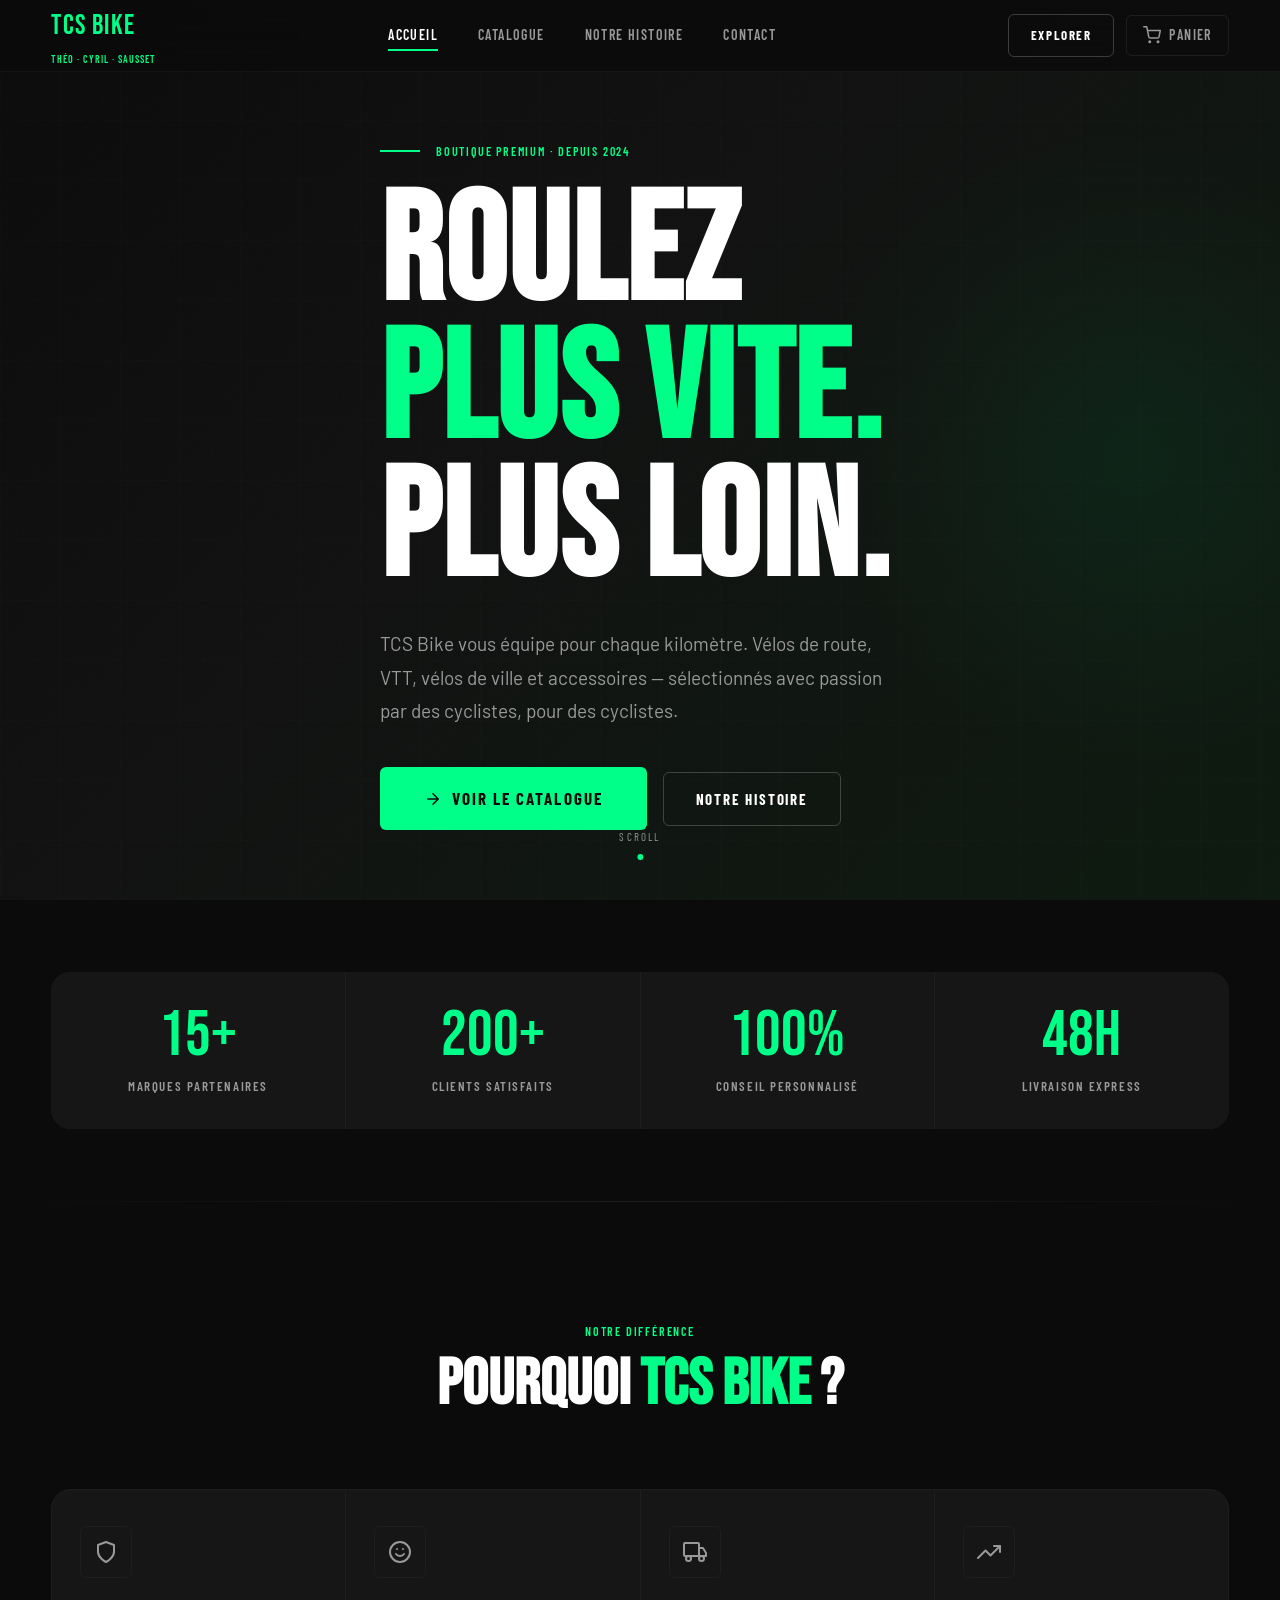
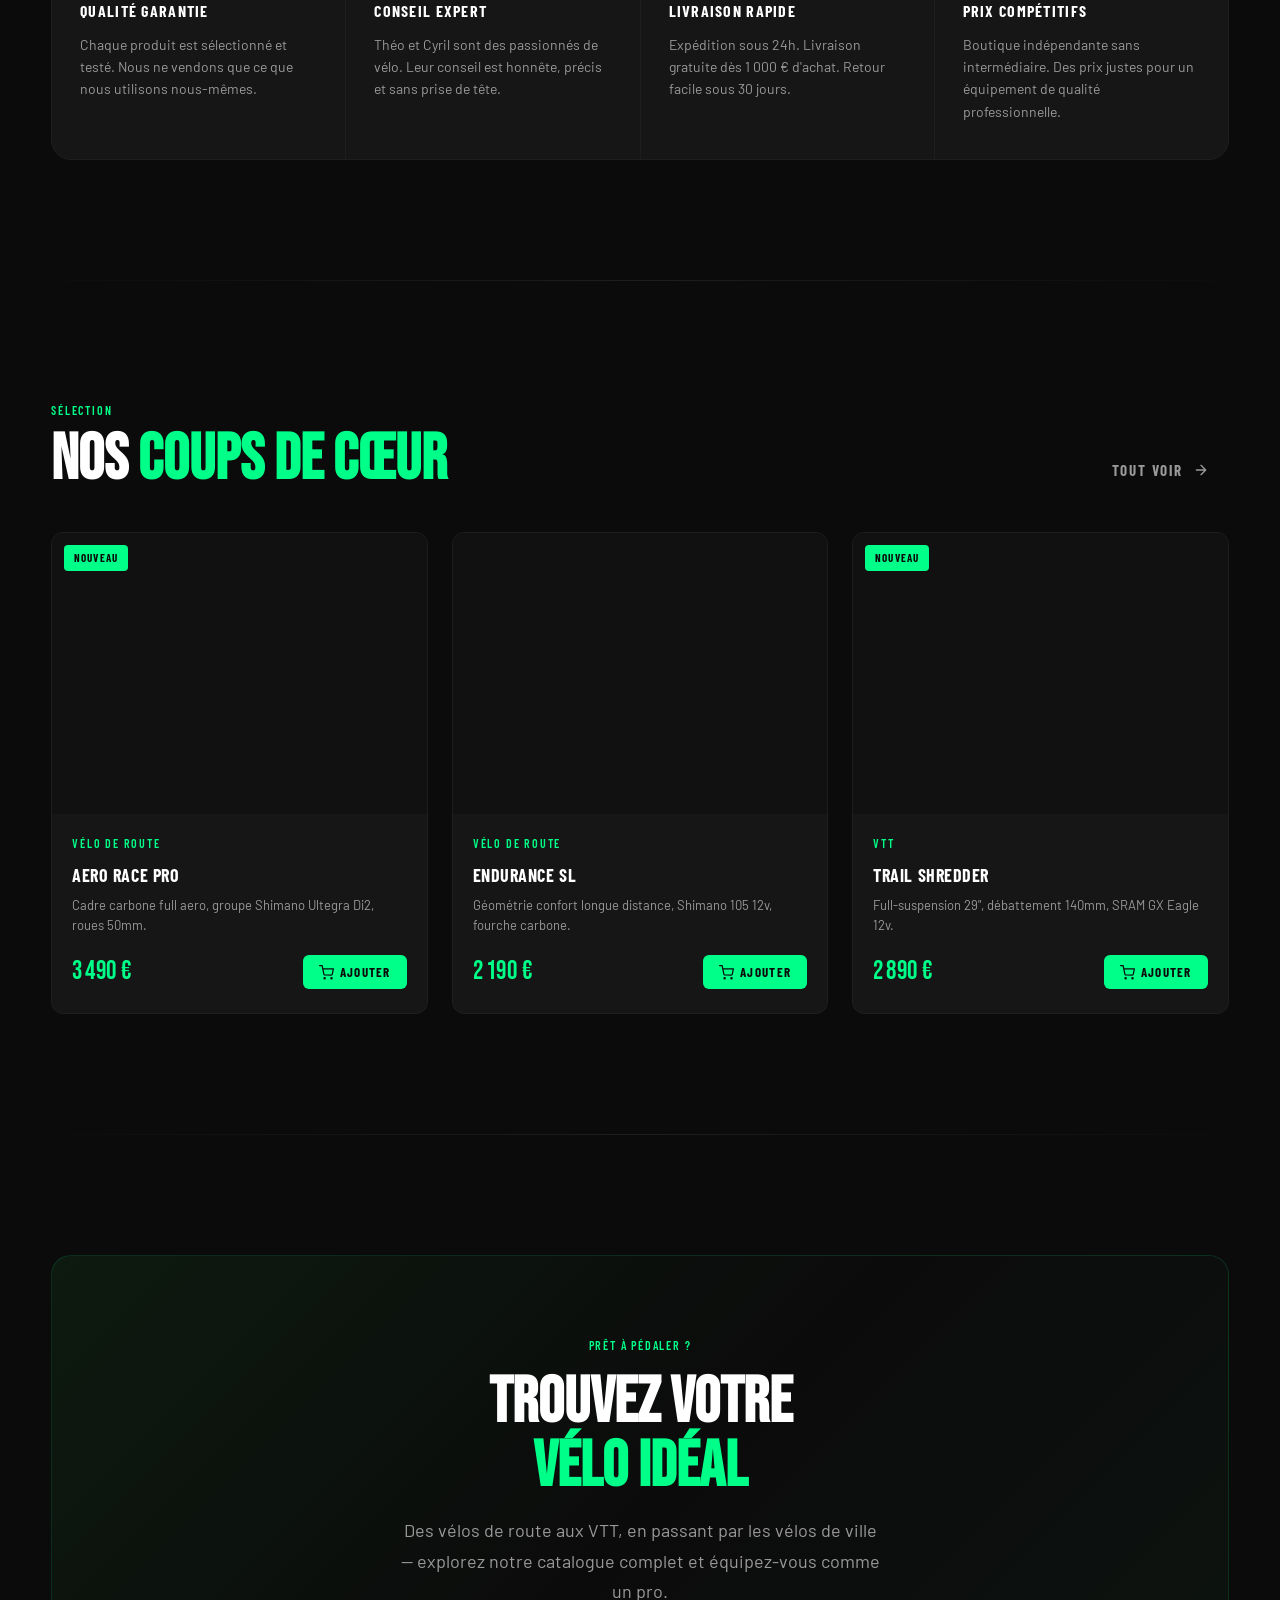
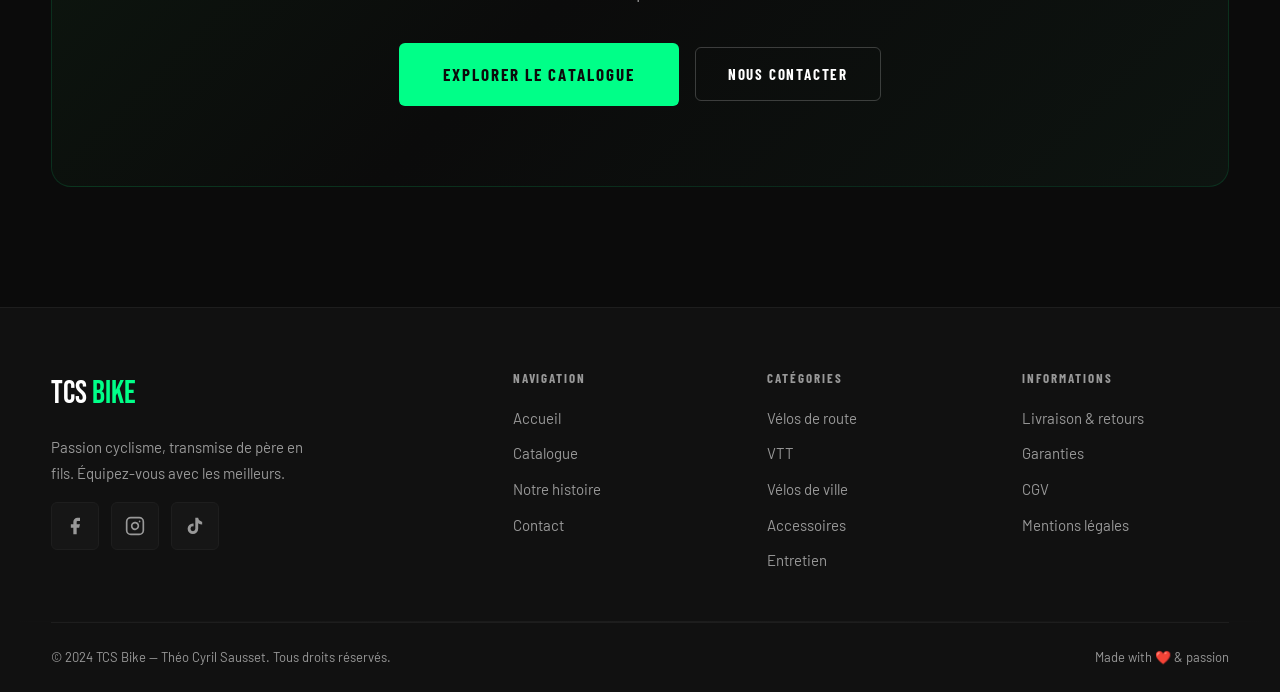
<file: index.html>
<!DOCTYPE html>
<html lang="fr">
<head>
  <meta charset="UTF-8">
  <meta name="viewport" content="width=device-width, initial-scale=1.0">
  <meta name="description" content="TCS Bike — Vélos et accessoires premium. Passion, performance, transmission.">
  <title>TCS Bike — Performance & Passion</title>
  <link rel="stylesheet" href="css/style.css">
  <link rel="icon" href="data:image/svg+xml,<svg xmlns='http://www.w3.org/2000/svg' viewBox='0 0 100 100'><text y='.9em' font-size='90'>🚴</text></svg>">
</head>
<body>

<!-- ══ NAVBAR ══════════════════════════════════════════════ -->
<header class="navbar" id="navbar">
  <div class="container navbar__inner">
    <a href="index.html" class="navbar__logo">
      <div class="navbar__logo-wrap">
        <span>TCS<span>&nbsp;Bike</span></span>
        <span class="navbar__logo-badge">Théo · Cyril · Sausset</span>
      </div>
    </a>

    <nav class="navbar__nav" aria-label="Navigation principale">
      <a href="index.html"   class="navbar__link">Accueil</a>
      <a href="catalog.html" class="navbar__link">Catalogue</a>
      <a href="about.html"   class="navbar__link">Notre histoire</a>
      <a href="contact.html" class="navbar__link">Contact</a>
    </nav>

    <div class="navbar__actions">
      <a href="catalog.html" class="btn btn-outline btn-sm">Explorer</a>
      <a href="cart.html" class="cart-btn" aria-label="Panier">
        <svg viewBox="0 0 24 24" fill="none" stroke="currentColor" stroke-width="2" stroke-linecap="round" stroke-linejoin="round">
          <circle cx="9" cy="21" r="1"/><circle cx="20" cy="21" r="1"/>
          <path d="M1 1h4l2.68 13.39a2 2 0 0 0 2 1.61h9.72a2 2 0 0 0 2-1.61L23 6H6"/>
        </svg>
        Panier
        <span class="cart-count" id="cart-count">0</span>
      </a>
      <button class="navbar__hamburger" id="hamburger" aria-label="Menu" aria-expanded="false">
        <span></span><span></span><span></span>
      </button>
    </div>
  </div>
</header>

<!-- Mobile nav -->
<nav class="navbar__mobile" id="mobile-nav" aria-label="Navigation mobile">
  <a href="index.html"   class="navbar__mobile-link">Accueil</a>
  <a href="catalog.html" class="navbar__mobile-link">Catalogue</a>
  <a href="about.html"   class="navbar__mobile-link">Notre histoire</a>
  <a href="contact.html" class="navbar__mobile-link">Contact</a>
  <a href="cart.html"    class="navbar__mobile-link">Panier</a>
</nav>

<!-- ══ HERO ════════════════════════════════════════════════ -->
<section class="hero">
  <div class="hero__bg"></div>

  <!-- Grille SVG décorative -->
  <svg class="hero__bg-svg" viewBox="0 0 1400 900" xmlns="http://www.w3.org/2000/svg" preserveAspectRatio="xMidYMid slice">
    <defs>
      <pattern id="grid" width="60" height="60" patternUnits="userSpaceOnUse">
        <path d="M 60 0 L 0 0 0 60" fill="none" stroke="white" stroke-width="0.5"/>
      </pattern>
    </defs>
    <rect width="100%" height="100%" fill="url(#grid)"/>
    <!-- Lignes diagonales -->
    <line x1="0" y1="900" x2="700" y2="0" stroke="white" stroke-width="0.3" opacity="0.5"/>
    <line x1="400" y1="900" x2="1100" y2="0" stroke="white" stroke-width="0.3" opacity="0.3"/>
    <line x1="800" y1="900" x2="1400" y2="200" stroke="white" stroke-width="0.3" opacity="0.2"/>
    <!-- Cercles déco -->
    <circle cx="1200" cy="450" r="280" fill="none" stroke="#00FF88" stroke-width="0.5" opacity="0.15"/>
    <circle cx="1200" cy="450" r="180" fill="none" stroke="#00FF88" stroke-width="0.5" opacity="0.1"/>
    <circle cx="1200" cy="450" r="80"  fill="none" stroke="#00FF88" stroke-width="1"   opacity="0.2"/>
  </svg>

  <div class="hero__noise"></div>
  <div class="hero__accent-circle"></div>

  <div class="container">
    <div class="hero__content">
      <div class="hero__eyebrow">
        <span class="hero__eyebrow-line"></span>
        <span class="label">Boutique premium · Depuis 2024</span>
      </div>
      <h1 class="display-xl hero__title">
        <span class="line-1">Roulez</span><br>
        <span class="line-2">Plus Vite.</span><br>
        <span class="line-1">Plus loin.</span>
      </h1>
      <p class="hero__desc">
        TCS Bike vous équipe pour chaque kilomètre. Vélos de route, VTT, 
        vélos de ville et accessoires — sélectionnés avec passion par des 
        cyclistes, pour des cyclistes.
      </p>
      <div class="hero__cta">
        <a href="catalog.html" class="btn btn-primary btn-lg">
          <svg viewBox="0 0 24 24" fill="none" stroke="currentColor" stroke-width="2" stroke-linecap="round" stroke-linejoin="round">
            <path d="M5 12h14M12 5l7 7-7 7"/>
          </svg>
          Voir le catalogue
        </a>
        <a href="about.html" class="btn btn-outline">Notre histoire</a>
      </div>
    </div>
  </div>

  <div class="hero__scroll" aria-hidden="true">
    <span>Scroll</span>
    <span class="hero__scroll-dot"></span>
  </div>
</section>

<!-- ══ STATS ═══════════════════════════════════════════════ -->
<section class="section--sm">
  <div class="container">
    <div class="stat-grid">
      <div class="stat-item" data-reveal>
        <div class="stat-number">15+</div>
        <div class="stat-label">Marques partenaires</div>
      </div>
      <div class="stat-item" data-reveal data-reveal-delay="1">
        <div class="stat-number">200+</div>
        <div class="stat-label">Clients satisfaits</div>
      </div>
      <div class="stat-item" data-reveal data-reveal-delay="2">
        <div class="stat-number">100%</div>
        <div class="stat-label">Conseil personnalisé</div>
      </div>
      <div class="stat-item" data-reveal data-reveal-delay="3">
        <div class="stat-number">48h</div>
        <div class="stat-label">Livraison express</div>
      </div>
    </div>
  </div>
</section>

<div class="divider"></div>

<!-- ══ POURQUOI NOUS ════════════════════════════════════════ -->
<section class="section">
  <div class="container">
    <div class="section-header text-center" data-reveal>
      <div class="label" style="margin-bottom:12px">Notre différence</div>
      <h2 class="display-md">Pourquoi <span class="text-accent">TCS Bike</span> ?</h2>
    </div>

    <div class="why-grid">
      <div class="why-item" data-reveal>
        <div class="why-icon">
          <svg viewBox="0 0 24 24" fill="none" stroke="currentColor" stroke-width="2" stroke-linecap="round" stroke-linejoin="round">
            <path d="M12 22s8-4 8-10V5l-8-3-8 3v7c0 6 8 10 8 10z"/>
          </svg>
        </div>
        <h3 class="why-title">Qualité garantie</h3>
        <p class="why-desc">Chaque produit est sélectionné et testé. Nous ne vendons que ce que nous utilisons nous-mêmes.</p>
      </div>
      <div class="why-item" data-reveal data-reveal-delay="1">
        <div class="why-icon">
          <svg viewBox="0 0 24 24" fill="none" stroke="currentColor" stroke-width="2" stroke-linecap="round" stroke-linejoin="round">
            <circle cx="12" cy="12" r="10"/>
            <path d="M8 14s1.5 2 4 2 4-2 4-2"/>
            <line x1="9" y1="9" x2="9.01" y2="9"/>
            <line x1="15" y1="9" x2="15.01" y2="9"/>
          </svg>
        </div>
        <h3 class="why-title">Conseil expert</h3>
        <p class="why-desc">Théo et Cyril sont des passionnés de vélo. Leur conseil est honnête, précis et sans prise de tête.</p>
      </div>
      <div class="why-item" data-reveal data-reveal-delay="2">
        <div class="why-icon">
          <svg viewBox="0 0 24 24" fill="none" stroke="currentColor" stroke-width="2" stroke-linecap="round" stroke-linejoin="round">
            <rect x="1" y="3" width="15" height="13" rx="1"/>
            <path d="M16 8h4l3 5v3h-7V8z"/>
            <circle cx="5.5" cy="18.5" r="2.5"/>
            <circle cx="18.5" cy="18.5" r="2.5"/>
          </svg>
        </div>
        <h3 class="why-title">Livraison rapide</h3>
        <p class="why-desc">Expédition sous 24h. Livraison gratuite dès 1 000 € d'achat. Retour facile sous 30 jours.</p>
      </div>
      <div class="why-item" data-reveal data-reveal-delay="3">
        <div class="why-icon">
          <svg viewBox="0 0 24 24" fill="none" stroke="currentColor" stroke-width="2" stroke-linecap="round" stroke-linejoin="round">
            <polyline points="23 6 13.5 15.5 8.5 10.5 1 18"/>
            <polyline points="17 6 23 6 23 12"/>
          </svg>
        </div>
        <h3 class="why-title">Prix compétitifs</h3>
        <p class="why-desc">Boutique indépendante sans intermédiaire. Des prix justes pour un équipement de qualité professionnelle.</p>
      </div>
    </div>
  </div>
</section>

<div class="divider"></div>

<!-- ══ PRODUITS VEDETTES ════════════════════════════════════ -->
<section class="section">
  <div class="container">
    <div class="featured-header" data-reveal>
      <div>
        <div class="label" style="margin-bottom:8px">Sélection</div>
        <h2 class="display-md">Nos <span class="text-accent">Coups de cœur</span></h2>
      </div>
      <a href="catalog.html" class="btn btn-ghost">
        Tout voir
        <svg viewBox="0 0 24 24" fill="none" stroke="currentColor" stroke-width="2" stroke-linecap="round" stroke-linejoin="round" style="width:16px;height:16px">
          <path d="M5 12h14M12 5l7 7-7 7"/>
        </svg>
      </a>
    </div>

    <div class="grid-3" id="featured-grid">
      <!-- Injecté par JS -->
    </div>
  </div>
</section>

<div class="divider"></div>

<!-- ══ CTA BANNER ══════════════════════════════════════════ -->
<section class="section">
  <div class="container">
    <div class="cta-banner" data-reveal>
      <div class="label" style="margin-bottom:16px">Prêt à pédaler ?</div>
      <h2 class="display-md cta-banner__title">
        Trouvez votre<br><span class="text-accent">vélo idéal</span>
      </h2>
      <p class="cta-banner__desc">
        Des vélos de route aux VTT, en passant par les vélos de ville — 
        explorez notre catalogue complet et équipez-vous comme un pro.
      </p>
      <div class="cta-banner__actions">
        <a href="catalog.html" class="btn btn-primary btn-lg">Explorer le catalogue</a>
        <a href="contact.html" class="btn btn-outline">Nous contacter</a>
      </div>
    </div>
  </div>
</section>

<!-- ══ FOOTER ═══════════════════════════════════════════════ -->
<footer class="footer">
  <div class="container">
    <div class="footer__grid">
      <div class="footer__brand">
        <div class="footer__logo">TCS <span class="text-accent">Bike</span></div>
        <p class="footer__tagline">Passion cyclisme, transmise de père en fils. Équipez-vous avec les meilleurs.</p>
        <div class="social-links">
          <a href="#" class="social-link" aria-label="Facebook">
            <svg viewBox="0 0 24 24" fill="currentColor"><path d="M18 2h-3a5 5 0 0 0-5 5v3H7v4h3v8h4v-8h3l1-4h-4V7a1 1 0 0 1 1-1h3z"/></svg>
          </a>
          <a href="#" class="social-link" aria-label="Instagram">
            <svg viewBox="0 0 24 24" fill="none" stroke="currentColor" stroke-width="2" stroke-linecap="round" stroke-linejoin="round"><rect x="2" y="2" width="20" height="20" rx="5" ry="5"/><path d="M16 11.37A4 4 0 1 1 12.63 8 4 4 0 0 1 16 11.37z"/><line x1="17.5" y1="6.5" x2="17.51" y2="6.5"/></svg>
          </a>
          <a href="#" class="social-link" aria-label="TikTok">
            <svg viewBox="0 0 24 24" fill="currentColor"><path d="M19.59 6.69a4.83 4.83 0 0 1-3.77-4.25V2h-3.45v13.67a2.89 2.89 0 0 1-2.88 2.5 2.89 2.89 0 0 1-2.89-2.89 2.89 2.89 0 0 1 2.89-2.89c.28 0 .54.04.79.1V9.01a6.35 6.35 0 0 0-.79-.05 6.34 6.34 0 0 0-6.34 6.34 6.34 6.34 0 0 0 6.34 6.34 6.34 6.34 0 0 0 6.33-6.34V8.69a8.18 8.18 0 0 0 4.78 1.52V6.75a4.85 4.85 0 0 1-1.01-.06z"/></svg>
          </a>
        </div>
      </div>

      <div>
        <h3 class="footer__heading">Navigation</h3>
        <ul class="footer__links">
          <li><a href="index.html"   class="footer__link">Accueil</a></li>
          <li><a href="catalog.html" class="footer__link">Catalogue</a></li>
          <li><a href="about.html"   class="footer__link">Notre histoire</a></li>
          <li><a href="contact.html" class="footer__link">Contact</a></li>
        </ul>
      </div>

      <div>
        <h3 class="footer__heading">Catégories</h3>
        <ul class="footer__links">
          <li><a href="catalog.html" class="footer__link">Vélos de route</a></li>
          <li><a href="catalog.html" class="footer__link">VTT</a></li>
          <li><a href="catalog.html" class="footer__link">Vélos de ville</a></li>
          <li><a href="catalog.html" class="footer__link">Accessoires</a></li>
          <li><a href="catalog.html" class="footer__link">Entretien</a></li>
        </ul>
      </div>

      <div>
        <h3 class="footer__heading">Informations</h3>
        <ul class="footer__links">
          <li><a href="#" class="footer__link">Livraison & retours</a></li>
          <li><a href="#" class="footer__link">Garanties</a></li>
          <li><a href="#" class="footer__link">CGV</a></li>
          <li><a href="#" class="footer__link">Mentions légales</a></li>
        </ul>
      </div>
    </div>
  </div>

  <div class="divider"></div>
  <div class="container">
    <div class="footer__bottom">
      <span>© 2024 TCS Bike — Théo Cyril Sausset. Tous droits réservés.</span>
      <div class="footer__bottom-right">
        <span>Made with ❤️ &amp; passion</span>
      </div>
    </div>
  </div>
</footer>

<!-- ══ BACK TO TOP ══════════════════════════════════════════ -->
<button class="back-to-top" aria-label="Retour en haut">
  <svg viewBox="0 0 24 24" fill="none" stroke="currentColor" stroke-width="2" stroke-linecap="round" stroke-linejoin="round">
    <polyline points="18 15 12 9 6 15"/>
  </svg>
</button>

<!-- ══ SCRIPTS ══════════════════════════════════════════════ -->
<script type="module">
  import { initCatalogPage, PRODUCTS, productCardHTML } from './js/catalog.js';
  import './js/main.js';

  // Produits vedettes
  const featured = PRODUCTS.filter(p => p.featured).slice(0, 3);
  document.getElementById('featured-grid').innerHTML = featured.map(productCardHTML).join('');

  // Bind add-to-cart sur les cartes vedettes
  import('./js/cart.js').then(({ addToCart }) => {
    document.querySelectorAll('#featured-grid .product-card__add').forEach(btn => {
      btn.addEventListener('click', (e) => {
        e.stopPropagation();
        const id = btn.closest('[data-product-id]').dataset.productId;
        const product = PRODUCTS.find(p => p.id === id);
        if (product) addToCart(product);
      });
    });

    // Révéler cartes après injection
    document.querySelectorAll('#featured-grid [data-reveal]').forEach((el, i) => {
      el.style.transitionDelay = `${i * 0.1}s`;
      setTimeout(() => el.classList.add('revealed'), 100);
    });
  });
</script>
</body>
</html>
</file>
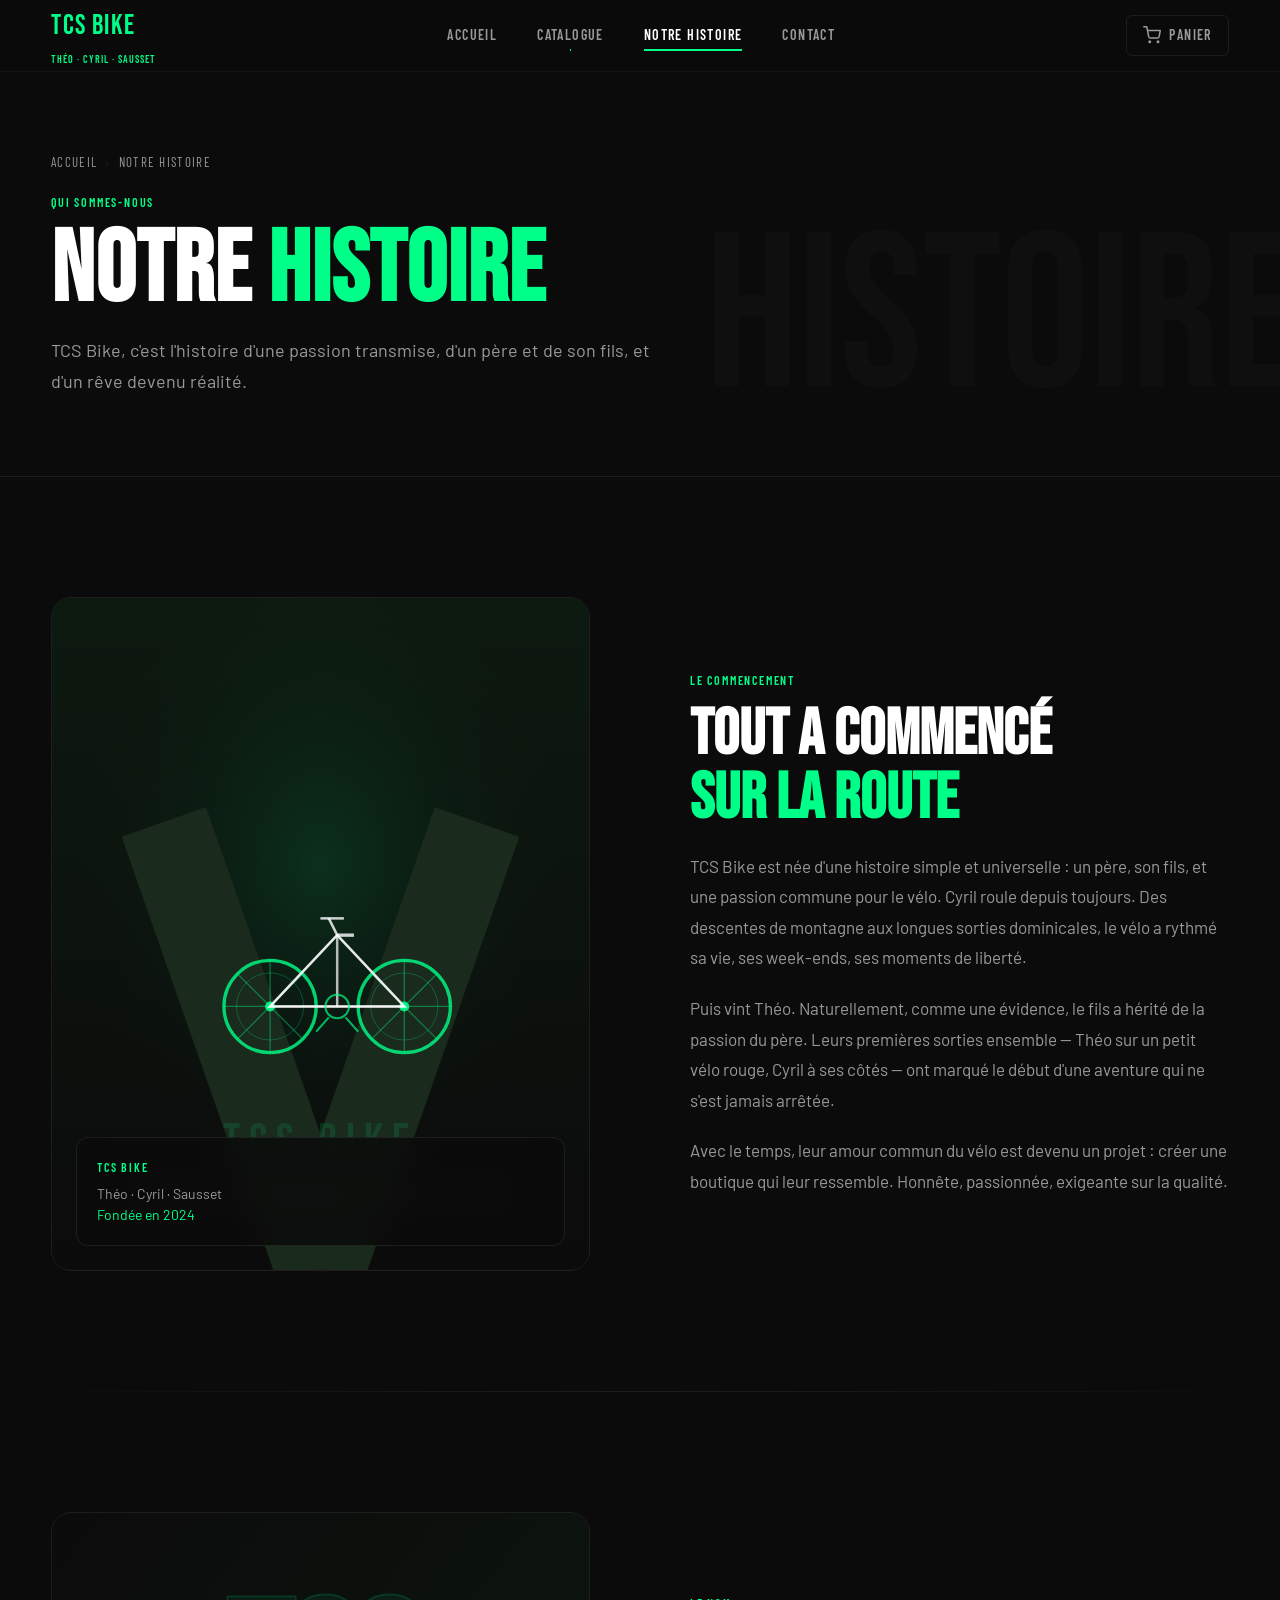
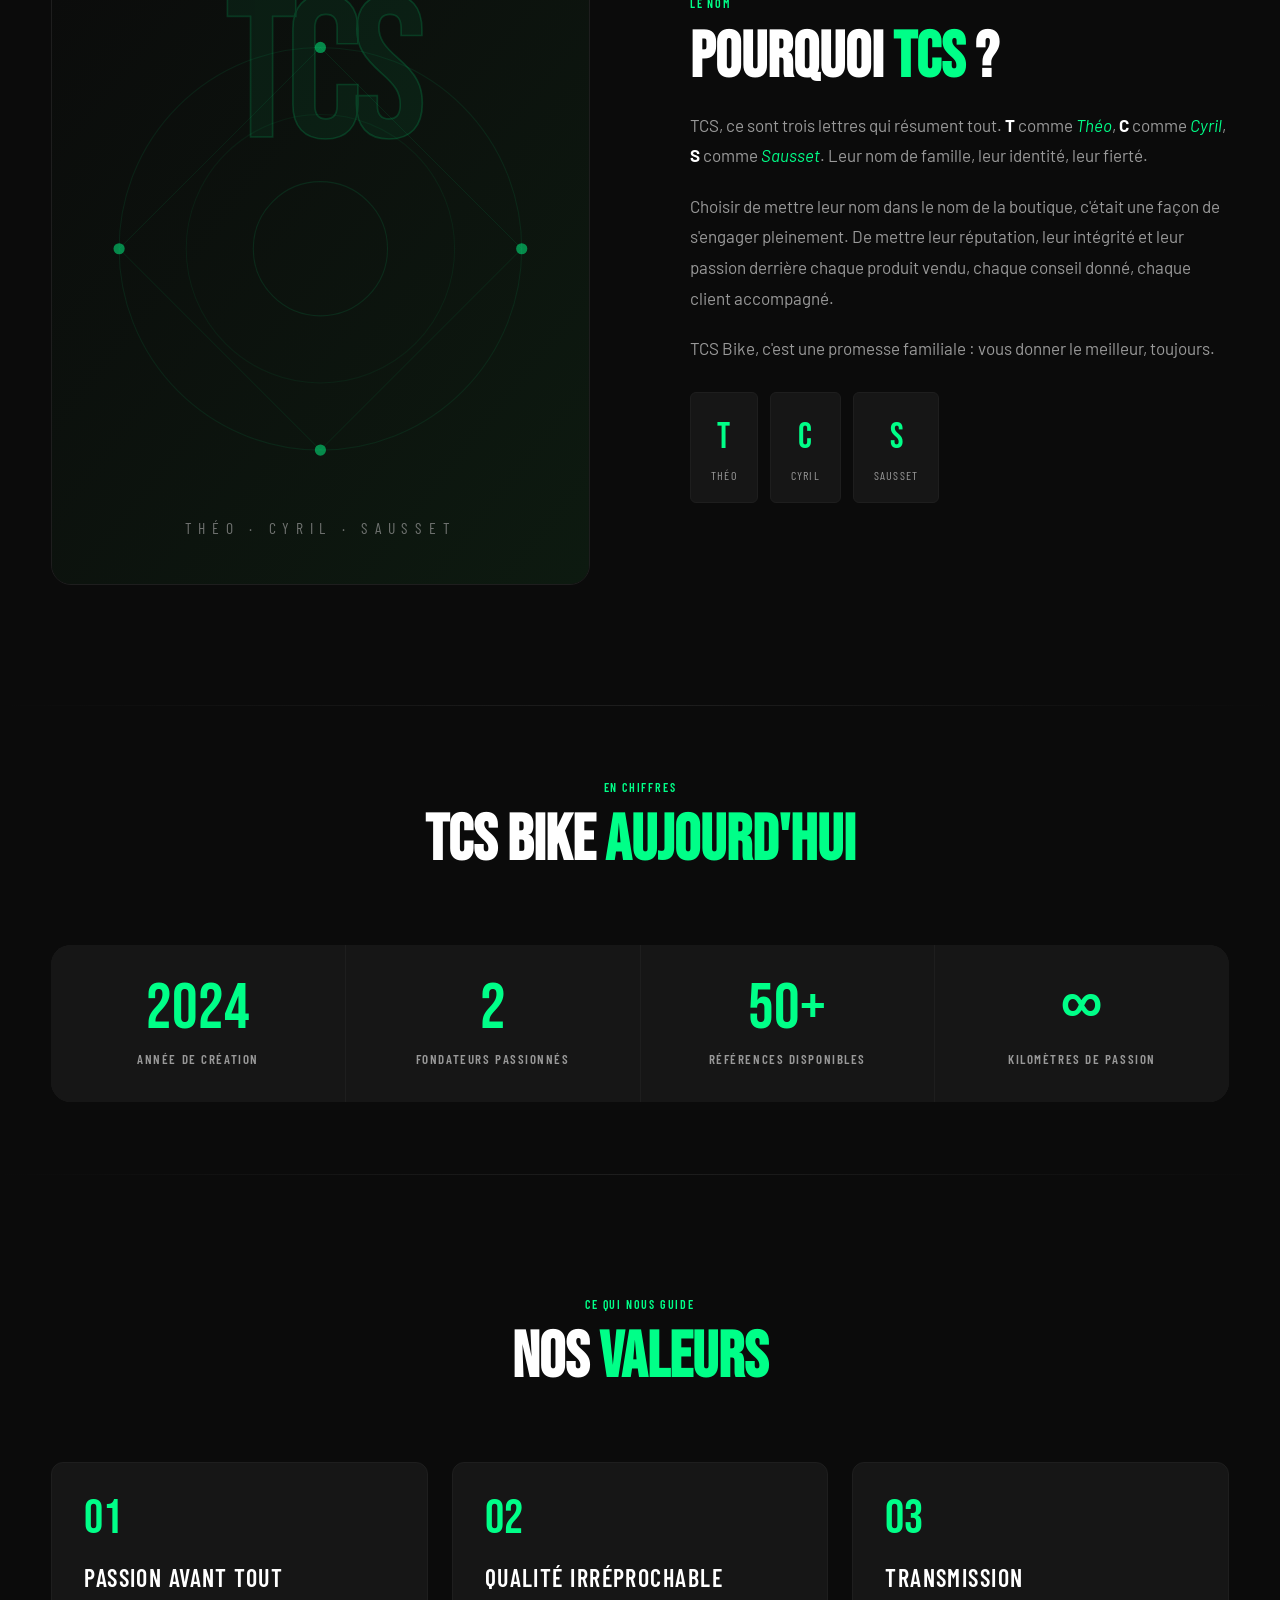
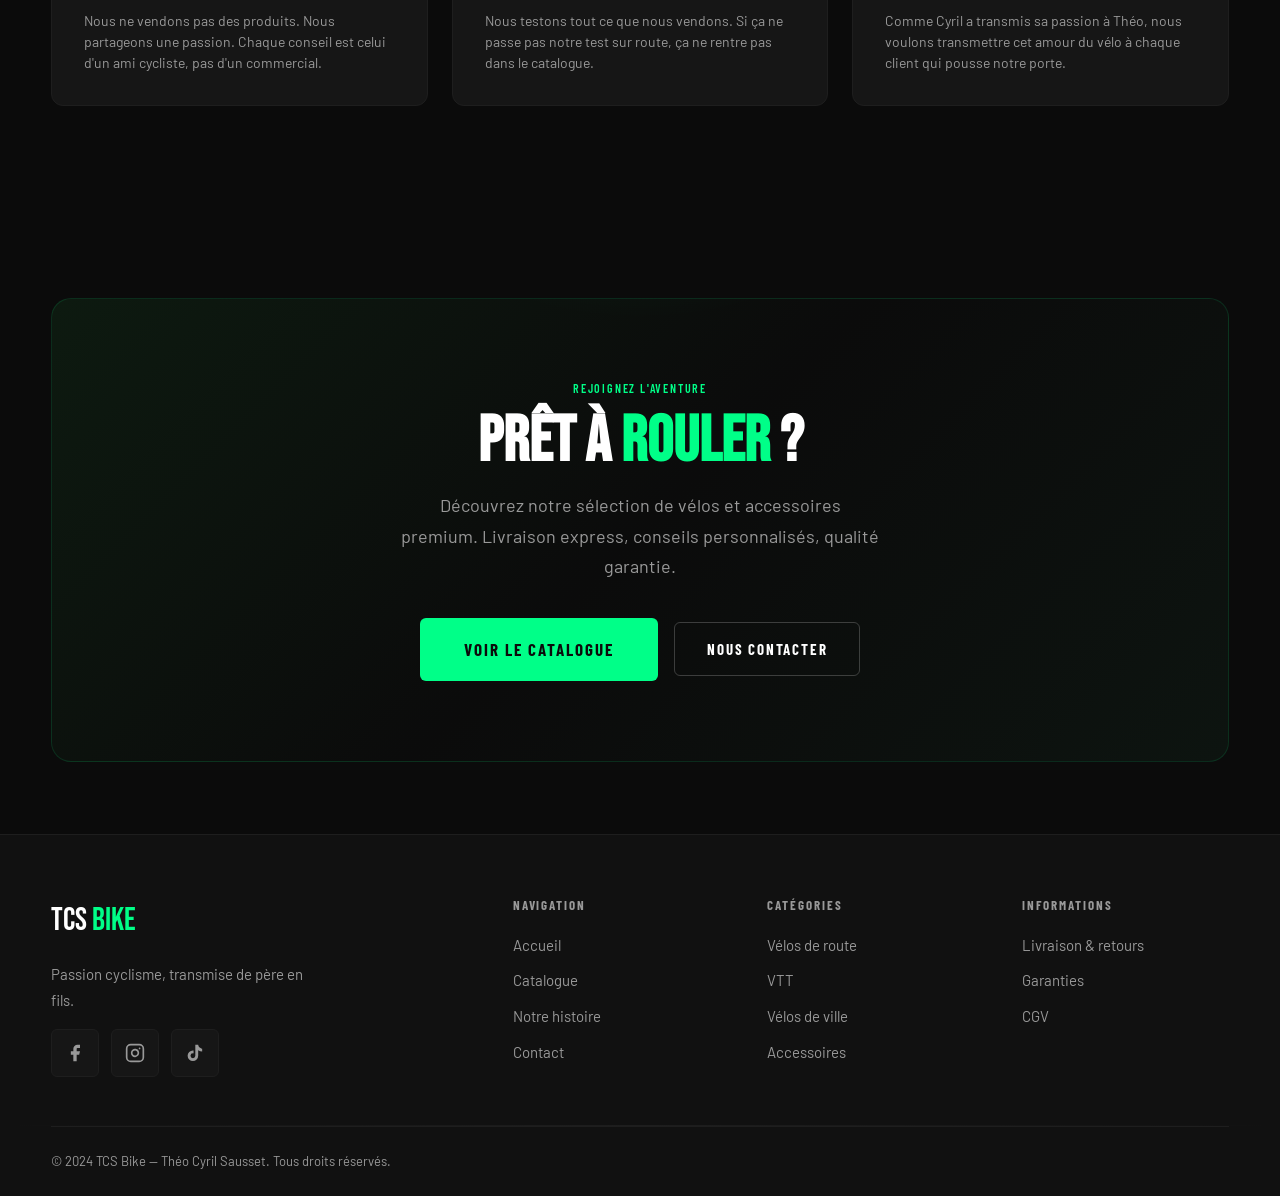
<file: about.html>
<!DOCTYPE html>
<html lang="fr">
<head>
  <meta charset="UTF-8">
  <meta name="viewport" content="width=device-width, initial-scale=1.0">
  <meta name="description" content="TCS Bike — L'histoire de Théo, Cyril et Sausset. Passion cyclisme transmise de père en fils.">
  <title>Notre Histoire — TCS Bike</title>
  <link rel="stylesheet" href="css/style.css">
  <link rel="icon" href="data:image/svg+xml,<svg xmlns='http://www.w3.org/2000/svg' viewBox='0 0 100 100'><text y='.9em' font-size='90'>🚴</text></svg>">
</head>
<body>

<!-- ══ NAVBAR ══════════════════════════════════════════════ -->
<header class="navbar" id="navbar">
  <div class="container navbar__inner">
    <a href="index.html" class="navbar__logo">
      <div class="navbar__logo-wrap">
        <span>TCS<span>&nbsp;Bike</span></span>
        <span class="navbar__logo-badge">Théo · Cyril · Sausset</span>
      </div>
    </a>
    <nav class="navbar__nav">
      <a href="index.html"   class="navbar__link">Accueil</a>
      <a href="catalog.html" class="navbar__link">Catalogue</a>
      <a href="about.html"   class="navbar__link">Notre histoire</a>
      <a href="contact.html" class="navbar__link">Contact</a>
    </nav>
    <div class="navbar__actions">
      <a href="cart.html" class="cart-btn">
        <svg viewBox="0 0 24 24" fill="none" stroke="currentColor" stroke-width="2" stroke-linecap="round" stroke-linejoin="round">
          <circle cx="9" cy="21" r="1"/><circle cx="20" cy="21" r="1"/>
          <path d="M1 1h4l2.68 13.39a2 2 0 0 0 2 1.61h9.72a2 2 0 0 0 2-1.61L23 6H6"/>
        </svg>
        Panier
        <span class="cart-count" id="cart-count">0</span>
      </a>
      <button class="navbar__hamburger" id="hamburger" aria-label="Menu">
        <span></span><span></span><span></span>
      </button>
    </div>
  </div>
</header>

<nav class="navbar__mobile" id="mobile-nav">
  <a href="index.html"   class="navbar__mobile-link">Accueil</a>
  <a href="catalog.html" class="navbar__mobile-link">Catalogue</a>
  <a href="about.html"   class="navbar__mobile-link active">Notre histoire</a>
  <a href="contact.html" class="navbar__mobile-link">Contact</a>
  <a href="cart.html"    class="navbar__mobile-link">Panier</a>
</nav>

<!-- ══ PAGE HEADER ════════════════════════════════════════ -->
<div class="page-header" data-title="Histoire">
  <div class="container">
    <nav class="breadcrumb">
      <a href="index.html">Accueil</a>
      <span class="breadcrumb-sep">›</span>
      <span>Notre histoire</span>
    </nav>
    <div class="label" style="margin-bottom:12px">Qui sommes-nous</div>
    <h1 class="display-lg">Notre <span class="text-accent">Histoire</span></h1>
    <p class="body-lg text-muted" style="margin-top:16px;max-width:600px">
      TCS Bike, c'est l'histoire d'une passion transmise, d'un père et de son fils,
      et d'un rêve devenu réalité.
    </p>
  </div>
</div>

<!-- ══ SECTION 1 : L'origine ══════════════════════════════ -->
<section class="section">
  <div class="container">
    <div class="about-story" data-reveal>
      <div class="about-story__visual">
        <!-- Image représentant un cycliste sur route -->
        <svg viewBox="0 0 480 600" xmlns="http://www.w3.org/2000/svg" style="width:100%;height:100%;background:#111">
          <!-- Fond dégradé route -->
          <defs>
            <linearGradient id="road" x1="0" y1="0" x2="0" y2="1">
              <stop offset="0%" stop-color="#0d1a10"/>
              <stop offset="100%" stop-color="#0B0B0B"/>
            </linearGradient>
            <radialGradient id="glow1" cx="50%" cy="40%" r="50%">
              <stop offset="0%" stop-color="#00FF88" stop-opacity="0.12"/>
              <stop offset="100%" stop-color="transparent"/>
            </radialGradient>
          </defs>
          <rect width="480" height="600" fill="url(#road)"/>
          <rect width="480" height="600" fill="url(#glow1)"/>
          <!-- Lignes de route stylisées -->
          <line x1="240" y1="600" x2="100" y2="200" stroke="#1a2a1c" stroke-width="80"/>
          <line x1="240" y1="600" x2="380" y2="200" stroke="#1a2a1c" stroke-width="80"/>
          <!-- Vélo stylisé SVG -->
          <g transform="translate(150, 260) scale(0.75)">
            <!-- Roues -->
            <circle cx="60" cy="140" r="55" fill="none" stroke="#00FF88" stroke-width="4" opacity="0.8"/>
            <circle cx="60" cy="140" r="40" fill="none" stroke="#00FF88" stroke-width="1" opacity="0.3"/>
            <circle cx="60" cy="140" r="6" fill="#00FF88" opacity="0.9"/>
            <circle cx="220" cy="140" r="55" fill="none" stroke="#00FF88" stroke-width="4" opacity="0.8"/>
            <circle cx="220" cy="140" r="40" fill="none" stroke="#00FF88" stroke-width="1" opacity="0.3"/>
            <circle cx="220" cy="140" r="6" fill="#00FF88" opacity="0.9"/>
            <!-- Rayons -->
            <line x1="60" y1="85"  x2="60" y2="195" stroke="#00FF88" stroke-width="1.5" opacity="0.4"/>
            <line x1="5" y1="140"  x2="115" y2="140" stroke="#00FF88" stroke-width="1.5" opacity="0.4"/>
            <line x1="21" y1="101" x2="99" y2="179"  stroke="#00FF88" stroke-width="1.5" opacity="0.4"/>
            <line x1="99" y1="101" x2="21" y2="179"  stroke="#00FF88" stroke-width="1.5" opacity="0.4"/>
            <line x1="220" y1="85"  x2="220" y2="195" stroke="#00FF88" stroke-width="1.5" opacity="0.4"/>
            <line x1="165" y1="140" x2="275" y2="140" stroke="#00FF88" stroke-width="1.5" opacity="0.4"/>
            <line x1="181" y1="101" x2="259" y2="179" stroke="#00FF88" stroke-width="1.5" opacity="0.4"/>
            <line x1="259" y1="101" x2="181" y2="179" stroke="#00FF88" stroke-width="1.5" opacity="0.4"/>
            <!-- Cadre -->
            <polygon points="60,140 140,55 220,140" fill="none" stroke="white" stroke-width="3" opacity="0.9"/>
            <line x1="140" y1="55"  x2="140" y2="140" stroke="white" stroke-width="3" opacity="0.7"/>
            <line x1="60"  y1="140" x2="220" y2="140" stroke="white" stroke-width="2" opacity="0.5"/>
            <!-- Guidon -->
            <line x1="140" y1="55" x2="130" y2="35" stroke="white" stroke-width="3" opacity="0.8"/>
            <line x1="120" y1="35" x2="148" y2="35" stroke="white" stroke-width="3" opacity="0.8"/>
            <!-- Selle -->
            <line x1="140" y1="55" x2="160" y2="55" stroke="white" stroke-width="4" opacity="0.8"/>
            <!-- Pédalier -->
            <circle cx="140" cy="140" r="14" fill="none" stroke="#00FF88" stroke-width="2.5" opacity="0.7"/>
            <line x1="130" y1="153" x2="115" y2="170" stroke="#00FF88" stroke-width="2.5" opacity="0.7"/>
            <line x1="150" y1="153" x2="165" y2="170" stroke="#00FF88" stroke-width="2.5" opacity="0.7"/>
          </g>
          <!-- Texte décoratif -->
          <text x="240" y="500" text-anchor="middle" font-family="'Bebas Neue',sans-serif" font-size="42" fill="#00FF88" opacity="0.12" letter-spacing="8">TCS BIKE</text>
          <text x="240" y="540" text-anchor="middle" font-family="'Barlow Condensed',sans-serif" font-size="13" fill="#999" opacity="0.6" letter-spacing="4">PASSION · PERFORMANCE · TRANSMISSION</text>
        </svg>

        <div class="about-story__visual-accent">
          <div class="label" style="margin-bottom:6px">TCS Bike</div>
          <p style="font-size:14px;color:var(--white-muted);line-height:1.5">
            Théo · Cyril · Sausset<br>
            <span style="color:var(--accent)">Fondée en 2024</span>
          </p>
        </div>
      </div>

      <div class="about-story__content">
        <div>
          <div class="label" style="margin-bottom:12px">Le commencement</div>
          <h2 class="display-md">Tout a commencé<br><span class="text-accent">sur la route</span></h2>
        </div>
        <p>
          TCS Bike est née d'une histoire simple et universelle : un père, son fils, 
          et une passion commune pour le vélo. Cyril roule depuis toujours. Des descentes 
          de montagne aux longues sorties dominicales, le vélo a rythmé sa vie, ses week-ends, 
          ses moments de liberté.
        </p>
        <p>
          Puis vint Théo. Naturellement, comme une évidence, le fils a hérité de la passion 
          du père. Leurs premières sorties ensemble — Théo sur un petit vélo rouge, Cyril 
          à ses côtés — ont marqué le début d'une aventure qui ne s'est jamais arrêtée.
        </p>
        <p>
          Avec le temps, leur amour commun du vélo est devenu un projet : créer une boutique 
          qui leur ressemble. Honnête, passionnée, exigeante sur la qualité.
        </p>
      </div>
    </div>
  </div>
</section>

<div class="divider"></div>

<!-- ══ SECTION 2 : Le nom ══════════════════════════════════ -->
<section class="section">
  <div class="container">
    <div class="about-story about-story--reverse" data-reveal>
      <div class="about-story__content">
        <div>
          <div class="label" style="margin-bottom:12px">Le nom</div>
          <h2 class="display-md">Pourquoi <span class="text-accent">TCS</span> ?</h2>
        </div>
        <p>
          TCS, ce sont trois lettres qui résument tout. 
          <strong style="color:var(--white)">T</strong> comme <em style="color:var(--accent)">Théo</em>, 
          <strong style="color:var(--white)">C</strong> comme <em style="color:var(--accent)">Cyril</em>, 
          <strong style="color:var(--white)">S</strong> comme <em style="color:var(--accent)">Sausset</em>.
          Leur nom de famille, leur identité, leur fierté.
        </p>
        <p>
          Choisir de mettre leur nom dans le nom de la boutique, c'était une façon de 
          s'engager pleinement. De mettre leur réputation, leur intégrité et leur passion 
          derrière chaque produit vendu, chaque conseil donné, chaque client accompagné.
        </p>
        <p>
          TCS Bike, c'est une promesse familiale : vous donner le meilleur, toujours.
        </p>
        <div style="display:flex;gap:12px;flex-wrap:wrap;margin-top:8px">
          <div style="background:var(--black-card);border:1px solid var(--black-border);border-radius:var(--radius-sm);padding:16px 20px;text-align:center">
            <div style="font-family:var(--font-display);font-size:36px;color:var(--accent)">T</div>
            <div style="font-family:var(--font-cond);font-size:12px;color:var(--white-muted);text-transform:uppercase;letter-spacing:0.1em">Théo</div>
          </div>
          <div style="background:var(--black-card);border:1px solid var(--black-border);border-radius:var(--radius-sm);padding:16px 20px;text-align:center">
            <div style="font-family:var(--font-display);font-size:36px;color:var(--accent)">C</div>
            <div style="font-family:var(--font-cond);font-size:12px;color:var(--white-muted);text-transform:uppercase;letter-spacing:0.1em">Cyril</div>
          </div>
          <div style="background:var(--black-card);border:1px solid var(--black-border);border-radius:var(--radius-sm);padding:16px 20px;text-align:center">
            <div style="font-family:var(--font-display);font-size:36px;color:var(--accent)">S</div>
            <div style="font-family:var(--font-cond);font-size:12px;color:var(--white-muted);text-transform:uppercase;letter-spacing:0.1em">Sausset</div>
          </div>
        </div>
      </div>

      <div class="about-story__visual">
        <svg viewBox="0 0 480 600" xmlns="http://www.w3.org/2000/svg" style="width:100%;height:100%;background:#111">
          <defs>
            <linearGradient id="grad2" x1="0" y1="0" x2="1" y2="1">
              <stop offset="0%" stop-color="#0B0B0B"/>
              <stop offset="100%" stop-color="#0d1a10"/>
            </linearGradient>
          </defs>
          <rect width="480" height="600" fill="url(#grad2)"/>
          <!-- Grandes lettres TCS -->
          <text x="240" y="200" text-anchor="middle" font-family="'Bebas Neue',sans-serif" font-size="180" fill="none" stroke="#00FF88" stroke-width="1.5" opacity="0.15" letter-spacing="-10">TCS</text>
          <text x="240" y="200" text-anchor="middle" font-family="'Bebas Neue',sans-serif" font-size="180" fill="#00FF88" opacity="0.06" letter-spacing="-10">TCS</text>
          <!-- Cercles décoratifs -->
          <circle cx="240" cy="300" r="180" fill="none" stroke="#00FF88" stroke-width="1" opacity="0.08"/>
          <circle cx="240" cy="300" r="120" fill="none" stroke="#00FF88" stroke-width="1" opacity="0.06"/>
          <circle cx="240" cy="300" r="60"  fill="none" stroke="#00FF88" stroke-width="1" opacity="0.1"/>
          <!-- Points cardinaux -->
          <circle cx="240" cy="120" r="5" fill="#00FF88" opacity="0.5"/>
          <circle cx="420" cy="300" r="5" fill="#00FF88" opacity="0.5"/>
          <circle cx="240" cy="480" r="5" fill="#00FF88" opacity="0.5"/>
          <circle cx="60"  cy="300" r="5" fill="#00FF88" opacity="0.5"/>
          <!-- Lignes -->
          <line x1="240" y1="120" x2="420" y2="300" stroke="#00FF88" stroke-width="0.5" opacity="0.15"/>
          <line x1="420" y1="300" x2="240" y2="480" stroke="#00FF88" stroke-width="0.5" opacity="0.15"/>
          <line x1="240" y1="480" x2="60"  y2="300" stroke="#00FF88" stroke-width="0.5" opacity="0.15"/>
          <line x1="60"  y1="300" x2="240" y2="120" stroke="#00FF88" stroke-width="0.5" opacity="0.15"/>
          <!-- Texte bas -->
          <text x="240" y="555" text-anchor="middle" font-family="'Barlow Condensed',sans-serif" font-size="14" fill="#999" opacity="0.7" letter-spacing="6">THÉO · CYRIL · SAUSSET</text>
        </svg>
      </div>
    </div>
  </div>
</section>

<div class="divider"></div>

<!-- ══ STATS ═══════════════════════════════════════════════ -->
<section class="section--sm">
  <div class="container">
    <div class="text-center section-header" data-reveal>
      <div class="label" style="margin-bottom:12px">En chiffres</div>
      <h2 class="display-md">TCS Bike <span class="text-accent">aujourd'hui</span></h2>
    </div>
    <div class="stat-grid" data-reveal>
      <div class="stat-item">
        <div class="stat-number">2024</div>
        <div class="stat-label">Année de création</div>
      </div>
      <div class="stat-item">
        <div class="stat-number">2</div>
        <div class="stat-label">Fondateurs passionnés</div>
      </div>
      <div class="stat-item">
        <div class="stat-number">50+</div>
        <div class="stat-label">Références disponibles</div>
      </div>
      <div class="stat-item">
        <div class="stat-number">∞</div>
        <div class="stat-label">Kilomètres de passion</div>
      </div>
    </div>
  </div>
</section>

<div class="divider"></div>

<!-- ══ SECTION 3 : Valeurs ════════════════════════════════ -->
<section class="section">
  <div class="container">
    <div class="text-center section-header" data-reveal>
      <div class="label" style="margin-bottom:12px">Ce qui nous guide</div>
      <h2 class="display-md">Nos <span class="text-accent">valeurs</span></h2>
    </div>

    <div class="grid-3" data-reveal>
      <div class="card" style="padding:32px">
        <div style="font-family:var(--font-display);font-size:48px;color:var(--accent);margin-bottom:16px;line-height:1">01</div>
        <h3 class="heading-md" style="margin-bottom:12px">Passion avant tout</h3>
        <p class="body-sm text-muted">Nous ne vendons pas des produits. Nous partageons une passion. Chaque conseil est celui d'un ami cycliste, pas d'un commercial.</p>
      </div>
      <div class="card" style="padding:32px">
        <div style="font-family:var(--font-display);font-size:48px;color:var(--accent);margin-bottom:16px;line-height:1">02</div>
        <h3 class="heading-md" style="margin-bottom:12px">Qualité irréprochable</h3>
        <p class="body-sm text-muted">Nous testons tout ce que nous vendons. Si ça ne passe pas notre test sur route, ça ne rentre pas dans le catalogue.</p>
      </div>
      <div class="card" style="padding:32px">
        <div style="font-family:var(--font-display);font-size:48px;color:var(--accent);margin-bottom:16px;line-height:1">03</div>
        <h3 class="heading-md" style="margin-bottom:12px">Transmission</h3>
        <p class="body-sm text-muted">Comme Cyril a transmis sa passion à Théo, nous voulons transmettre cet amour du vélo à chaque client qui pousse notre porte.</p>
      </div>
    </div>
  </div>
</section>

<!-- ══ CTA ═════════════════════════════════════════════════ -->
<section class="section--sm">
  <div class="container">
    <div class="cta-banner" data-reveal>
      <div class="label" style="margin-bottom:12px">Rejoignez l'aventure</div>
      <h2 class="display-md cta-banner__title">Prêt à <span class="text-accent">rouler</span> ?</h2>
      <p class="cta-banner__desc">Découvrez notre sélection de vélos et accessoires premium. Livraison express, conseils personnalisés, qualité garantie.</p>
      <div class="cta-banner__actions">
        <a href="catalog.html" class="btn btn-primary btn-lg">Voir le catalogue</a>
        <a href="contact.html" class="btn btn-outline">Nous contacter</a>
      </div>
    </div>
  </div>
</section>

<!-- ══ FOOTER ═══════════════════════════════════════════════ -->
<footer class="footer">
  <div class="container">
    <div class="footer__grid">
      <div class="footer__brand">
        <div class="footer__logo">TCS <span class="text-accent">Bike</span></div>
        <p class="footer__tagline">Passion cyclisme, transmise de père en fils.</p>
        <div class="social-links">
          <a href="#" class="social-link" aria-label="Facebook"><svg viewBox="0 0 24 24" fill="currentColor"><path d="M18 2h-3a5 5 0 0 0-5 5v3H7v4h3v8h4v-8h3l1-4h-4V7a1 1 0 0 1 1-1h3z"/></svg></a>
          <a href="#" class="social-link" aria-label="Instagram"><svg viewBox="0 0 24 24" fill="none" stroke="currentColor" stroke-width="2" stroke-linecap="round" stroke-linejoin="round"><rect x="2" y="2" width="20" height="20" rx="5" ry="5"/><path d="M16 11.37A4 4 0 1 1 12.63 8 4 4 0 0 1 16 11.37z"/><line x1="17.5" y1="6.5" x2="17.51" y2="6.5"/></svg></a>
          <a href="#" class="social-link" aria-label="TikTok"><svg viewBox="0 0 24 24" fill="currentColor"><path d="M19.59 6.69a4.83 4.83 0 0 1-3.77-4.25V2h-3.45v13.67a2.89 2.89 0 0 1-2.88 2.5 2.89 2.89 0 0 1-2.89-2.89 2.89 2.89 0 0 1 2.89-2.89c.28 0 .54.04.79.1V9.01a6.35 6.35 0 0 0-.79-.05 6.34 6.34 0 0 0-6.34 6.34 6.34 6.34 0 0 0 6.34 6.34 6.34 6.34 0 0 0 6.33-6.34V8.69a8.18 8.18 0 0 0 4.78 1.52V6.75a4.85 4.85 0 0 1-1.01-.06z"/></svg></a>
        </div>
      </div>
      <div>
        <h3 class="footer__heading">Navigation</h3>
        <ul class="footer__links">
          <li><a href="index.html"   class="footer__link">Accueil</a></li>
          <li><a href="catalog.html" class="footer__link">Catalogue</a></li>
          <li><a href="about.html"   class="footer__link">Notre histoire</a></li>
          <li><a href="contact.html" class="footer__link">Contact</a></li>
        </ul>
      </div>
      <div>
        <h3 class="footer__heading">Catégories</h3>
        <ul class="footer__links">
          <li><a href="catalog.html" class="footer__link">Vélos de route</a></li>
          <li><a href="catalog.html" class="footer__link">VTT</a></li>
          <li><a href="catalog.html" class="footer__link">Vélos de ville</a></li>
          <li><a href="catalog.html" class="footer__link">Accessoires</a></li>
        </ul>
      </div>
      <div>
        <h3 class="footer__heading">Informations</h3>
        <ul class="footer__links">
          <li><a href="#" class="footer__link">Livraison & retours</a></li>
          <li><a href="#" class="footer__link">Garanties</a></li>
          <li><a href="#" class="footer__link">CGV</a></li>
        </ul>
      </div>
    </div>
  </div>
  <div class="divider"></div>
  <div class="container">
    <div class="footer__bottom">
      <span>© 2024 TCS Bike — Théo Cyril Sausset. Tous droits réservés.</span>
    </div>
  </div>
</footer>

<button class="back-to-top" aria-label="Retour en haut">
  <svg viewBox="0 0 24 24" fill="none" stroke="currentColor" stroke-width="2" stroke-linecap="round" stroke-linejoin="round"><polyline points="18 15 12 9 6 15"/></svg>
</button>

<script type="module">
  import './js/main.js';
</script>
</body>
</html>
</file>
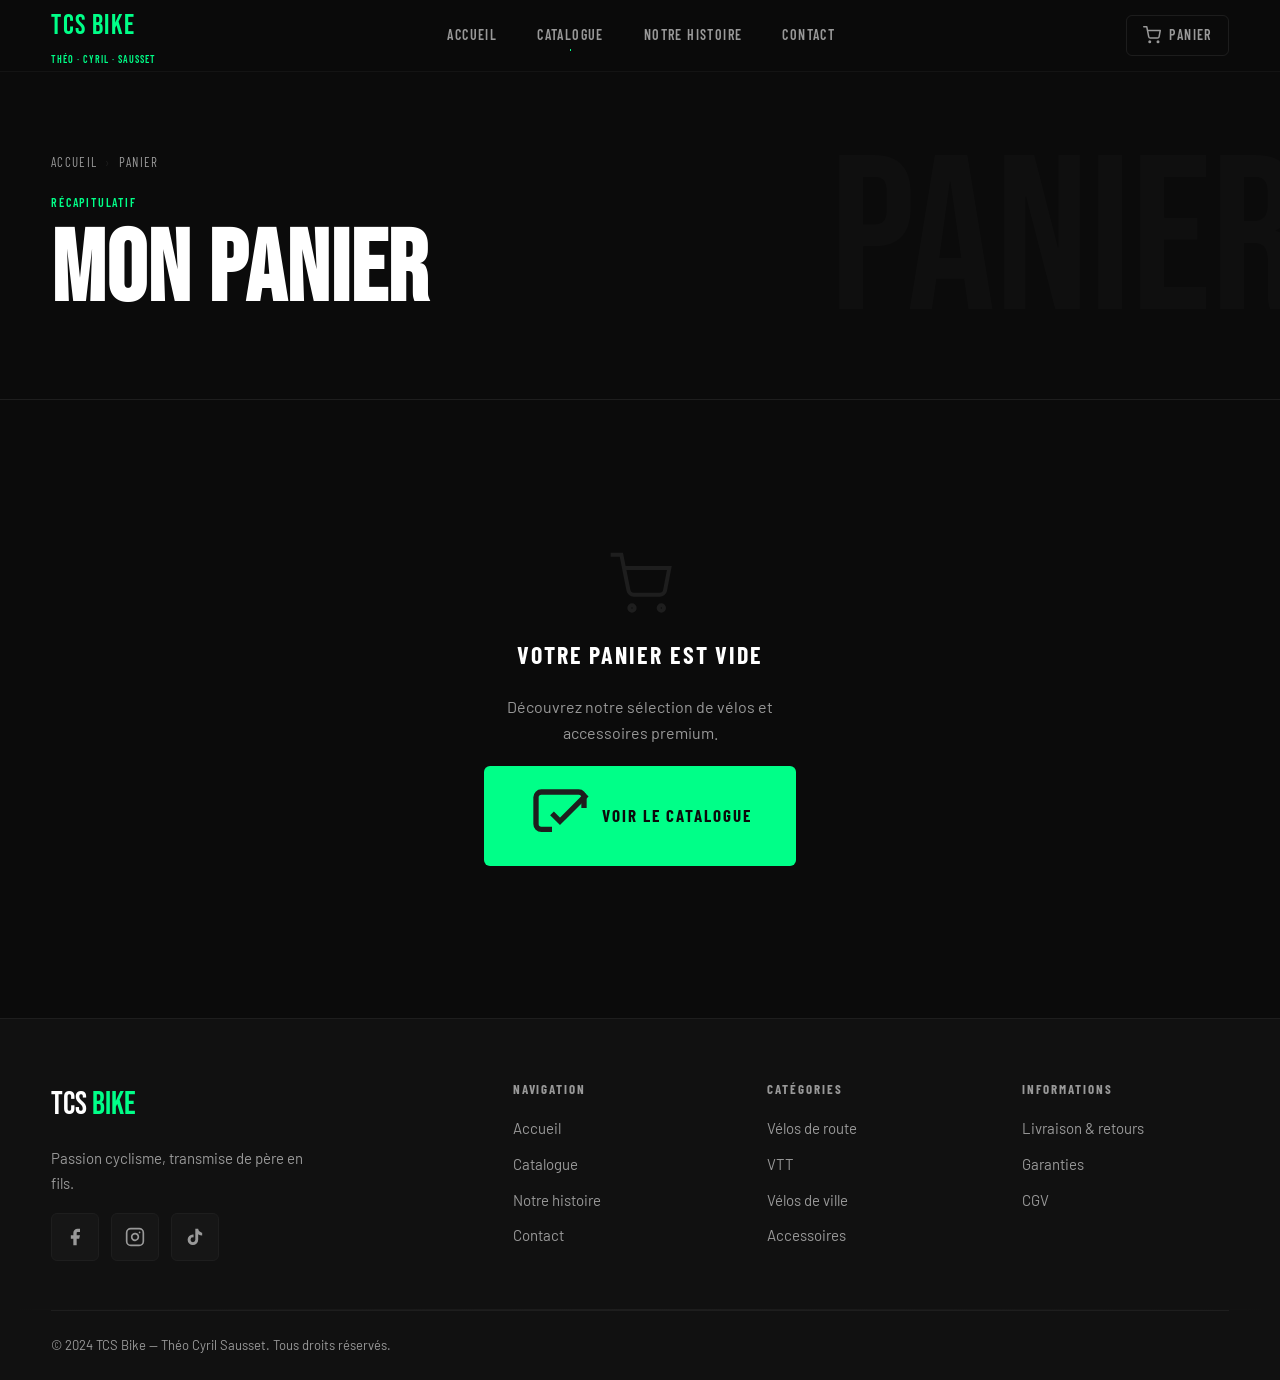
<file: cart.html>
<!DOCTYPE html>
<html lang="fr">
<head>
  <meta charset="UTF-8">
  <meta name="viewport" content="width=device-width, initial-scale=1.0">
  <meta name="description" content="TCS Bike — Votre panier d'achats.">
  <title>Panier — TCS Bike</title>
  <link rel="stylesheet" href="css/style.css">
  <link rel="icon" href="data:image/svg+xml,<svg xmlns='http://www.w3.org/2000/svg' viewBox='0 0 100 100'><text y='.9em' font-size='90'>🚴</text></svg>">
</head>
<body>

<!-- ══ NAVBAR ══════════════════════════════════════════════ -->
<header class="navbar" id="navbar">
  <div class="container navbar__inner">
    <a href="index.html" class="navbar__logo">
      <div class="navbar__logo-wrap">
        <span>TCS<span>&nbsp;Bike</span></span>
        <span class="navbar__logo-badge">Théo · Cyril · Sausset</span>
      </div>
    </a>
    <nav class="navbar__nav">
      <a href="index.html"   class="navbar__link">Accueil</a>
      <a href="catalog.html" class="navbar__link">Catalogue</a>
      <a href="about.html"   class="navbar__link">Notre histoire</a>
      <a href="contact.html" class="navbar__link">Contact</a>
    </nav>
    <div class="navbar__actions">
      <a href="cart.html" class="cart-btn">
        <svg viewBox="0 0 24 24" fill="none" stroke="currentColor" stroke-width="2" stroke-linecap="round" stroke-linejoin="round">
          <circle cx="9" cy="21" r="1"/><circle cx="20" cy="21" r="1"/>
          <path d="M1 1h4l2.68 13.39a2 2 0 0 0 2 1.61h9.72a2 2 0 0 0 2-1.61L23 6H6"/>
        </svg>
        Panier
        <span class="cart-count" id="cart-count">0</span>
      </a>
      <button class="navbar__hamburger" id="hamburger" aria-label="Menu">
        <span></span><span></span><span></span>
      </button>
    </div>
  </div>
</header>

<nav class="navbar__mobile" id="mobile-nav">
  <a href="index.html"   class="navbar__mobile-link">Accueil</a>
  <a href="catalog.html" class="navbar__mobile-link">Catalogue</a>
  <a href="about.html"   class="navbar__mobile-link">Notre histoire</a>
  <a href="contact.html" class="navbar__mobile-link">Contact</a>
  <a href="cart.html"    class="navbar__mobile-link active">Panier</a>
</nav>

<!-- ══ PAGE HEADER ════════════════════════════════════════ -->
<div class="page-header" data-title="Panier">
  <div class="container">
    <nav class="breadcrumb">
      <a href="index.html">Accueil</a>
      <span class="breadcrumb-sep">›</span>
      <span>Panier</span>
    </nav>
    <div class="label" style="margin-bottom:12px">Récapitulatif</div>
    <h1 class="display-lg">Mon Panier</h1>
  </div>
</div>

<!-- ══ CONTENU PANIER ═════════════════════════════════════ -->
<section class="section--sm">
  <div class="container">
    <div id="cart-root">
      <!-- Rendu dynamique par cart.js -->
      <div style="text-align:center;padding:60px 0;color:var(--white-muted)">
        <p>Chargement du panier…</p>
      </div>
    </div>
  </div>
</section>

<!-- ══ FOOTER ═══════════════════════════════════════════════ -->
<footer class="footer">
  <div class="container">
    <div class="footer__grid">
      <div class="footer__brand">
        <div class="footer__logo">TCS <span class="text-accent">Bike</span></div>
        <p class="footer__tagline">Passion cyclisme, transmise de père en fils.</p>
        <div class="social-links">
          <a href="#" class="social-link" aria-label="Facebook"><svg viewBox="0 0 24 24" fill="currentColor"><path d="M18 2h-3a5 5 0 0 0-5 5v3H7v4h3v8h4v-8h3l1-4h-4V7a1 1 0 0 1 1-1h3z"/></svg></a>
          <a href="#" class="social-link" aria-label="Instagram"><svg viewBox="0 0 24 24" fill="none" stroke="currentColor" stroke-width="2" stroke-linecap="round" stroke-linejoin="round"><rect x="2" y="2" width="20" height="20" rx="5" ry="5"/><path d="M16 11.37A4 4 0 1 1 12.63 8 4 4 0 0 1 16 11.37z"/><line x1="17.5" y1="6.5" x2="17.51" y2="6.5"/></svg></a>
          <a href="#" class="social-link" aria-label="TikTok"><svg viewBox="0 0 24 24" fill="currentColor"><path d="M19.59 6.69a4.83 4.83 0 0 1-3.77-4.25V2h-3.45v13.67a2.89 2.89 0 0 1-2.88 2.5 2.89 2.89 0 0 1-2.89-2.89 2.89 2.89 0 0 1 2.89-2.89c.28 0 .54.04.79.1V9.01a6.35 6.35 0 0 0-.79-.05 6.34 6.34 0 0 0-6.34 6.34 6.34 6.34 0 0 0 6.34 6.34 6.34 6.34 0 0 0 6.33-6.34V8.69a8.18 8.18 0 0 0 4.78 1.52V6.75a4.85 4.85 0 0 1-1.01-.06z"/></svg></a>
        </div>
      </div>
      <div>
        <h3 class="footer__heading">Navigation</h3>
        <ul class="footer__links">
          <li><a href="index.html"   class="footer__link">Accueil</a></li>
          <li><a href="catalog.html" class="footer__link">Catalogue</a></li>
          <li><a href="about.html"   class="footer__link">Notre histoire</a></li>
          <li><a href="contact.html" class="footer__link">Contact</a></li>
        </ul>
      </div>
      <div>
        <h3 class="footer__heading">Catégories</h3>
        <ul class="footer__links">
          <li><a href="catalog.html" class="footer__link">Vélos de route</a></li>
          <li><a href="catalog.html" class="footer__link">VTT</a></li>
          <li><a href="catalog.html" class="footer__link">Vélos de ville</a></li>
          <li><a href="catalog.html" class="footer__link">Accessoires</a></li>
        </ul>
      </div>
      <div>
        <h3 class="footer__heading">Informations</h3>
        <ul class="footer__links">
          <li><a href="#" class="footer__link">Livraison & retours</a></li>
          <li><a href="#" class="footer__link">Garanties</a></li>
          <li><a href="#" class="footer__link">CGV</a></li>
        </ul>
      </div>
    </div>
  </div>
  <div class="divider"></div>
  <div class="container">
    <div class="footer__bottom">
      <span>© 2024 TCS Bike — Théo Cyril Sausset. Tous droits réservés.</span>
    </div>
  </div>
</footer>

<button class="back-to-top" aria-label="Retour en haut">
  <svg viewBox="0 0 24 24" fill="none" stroke="currentColor" stroke-width="2" stroke-linecap="round" stroke-linejoin="round"><polyline points="18 15 12 9 6 15"/></svg>
</button>

<script type="module">
  import { initCartPage } from './js/cart.js';
  import './js/main.js';
  initCartPage();
</script>
</body>
</html>
</file>
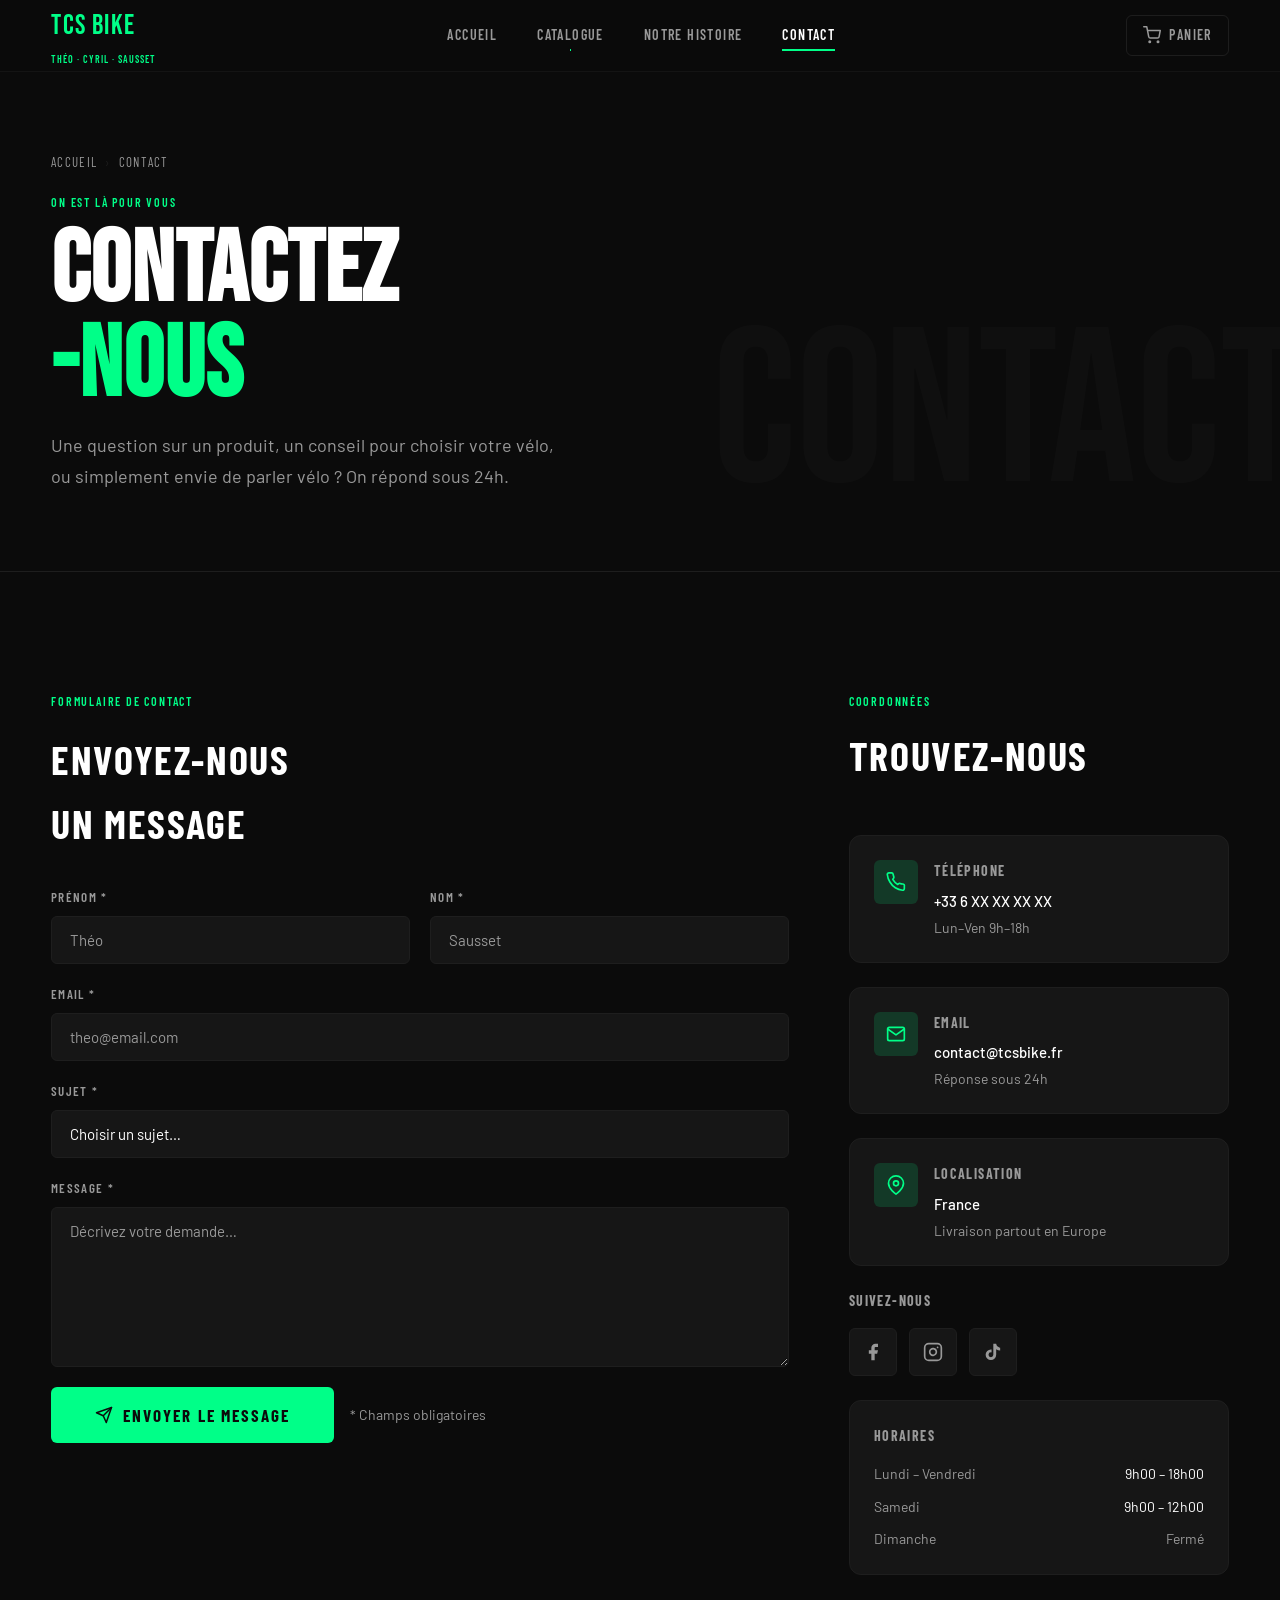
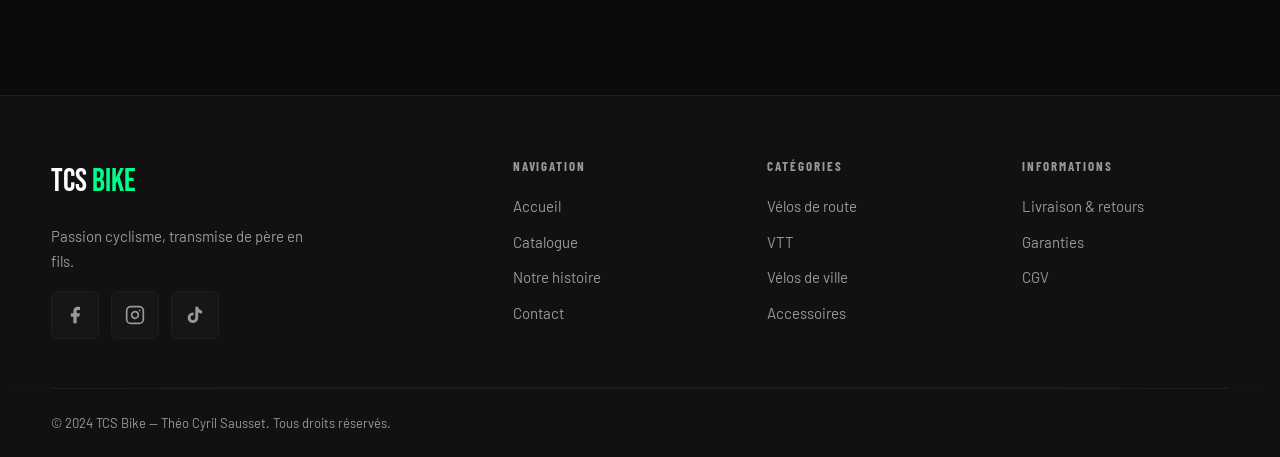
<file: contact.html>
<!DOCTYPE html>
<html lang="fr">
<head>
  <meta charset="UTF-8">
  <meta name="viewport" content="width=device-width, initial-scale=1.0">
  <meta name="description" content="TCS Bike — Contactez-nous pour un conseil, une question ou un devis.">
  <title>Contact — TCS Bike</title>
  <link rel="stylesheet" href="css/style.css">
  <link rel="icon" href="data:image/svg+xml,<svg xmlns='http://www.w3.org/2000/svg' viewBox='0 0 100 100'><text y='.9em' font-size='90'>🚴</text></svg>">
</head>
<body>

<!-- ══ NAVBAR ══════════════════════════════════════════════ -->
<header class="navbar" id="navbar">
  <div class="container navbar__inner">
    <a href="index.html" class="navbar__logo">
      <div class="navbar__logo-wrap">
        <span>TCS<span>&nbsp;Bike</span></span>
        <span class="navbar__logo-badge">Théo · Cyril · Sausset</span>
      </div>
    </a>
    <nav class="navbar__nav">
      <a href="index.html"   class="navbar__link">Accueil</a>
      <a href="catalog.html" class="navbar__link">Catalogue</a>
      <a href="about.html"   class="navbar__link">Notre histoire</a>
      <a href="contact.html" class="navbar__link">Contact</a>
    </nav>
    <div class="navbar__actions">
      <a href="cart.html" class="cart-btn">
        <svg viewBox="0 0 24 24" fill="none" stroke="currentColor" stroke-width="2" stroke-linecap="round" stroke-linejoin="round">
          <circle cx="9" cy="21" r="1"/><circle cx="20" cy="21" r="1"/>
          <path d="M1 1h4l2.68 13.39a2 2 0 0 0 2 1.61h9.72a2 2 0 0 0 2-1.61L23 6H6"/>
        </svg>
        Panier
        <span class="cart-count" id="cart-count">0</span>
      </a>
      <button class="navbar__hamburger" id="hamburger" aria-label="Menu">
        <span></span><span></span><span></span>
      </button>
    </div>
  </div>
</header>

<nav class="navbar__mobile" id="mobile-nav">
  <a href="index.html"   class="navbar__mobile-link">Accueil</a>
  <a href="catalog.html" class="navbar__mobile-link">Catalogue</a>
  <a href="about.html"   class="navbar__mobile-link">Notre histoire</a>
  <a href="contact.html" class="navbar__mobile-link active">Contact</a>
  <a href="cart.html"    class="navbar__mobile-link">Panier</a>
</nav>

<!-- ══ PAGE HEADER ════════════════════════════════════════ -->
<div class="page-header" data-title="Contact">
  <div class="container">
    <nav class="breadcrumb">
      <a href="index.html">Accueil</a>
      <span class="breadcrumb-sep">›</span>
      <span>Contact</span>
    </nav>
    <div class="label" style="margin-bottom:12px">On est là pour vous</div>
    <h1 class="display-lg">Contactez<br><span class="text-accent">-nous</span></h1>
    <p class="body-lg text-muted" style="margin-top:16px;max-width:520px">
      Une question sur un produit, un conseil pour choisir votre vélo, ou simplement envie de parler vélo ? On répond sous 24h.
    </p>
  </div>
</div>

<!-- ══ FORMULAIRE + INFOS ══════════════════════════════════ -->
<section class="section">
  <div class="container">
    <div class="contact-layout">

      <!-- Formulaire -->
      <div data-reveal>
        <div class="label" style="margin-bottom:16px">Formulaire de contact</div>
        <h2 class="heading-lg" style="margin-bottom:32px">Envoyez-nous<br>un message</h2>

        <!-- Message succès -->
        <div class="form-success" id="form-success">
          <svg viewBox="0 0 24 24" fill="none" stroke="currentColor" stroke-width="2.5" stroke-linecap="round" stroke-linejoin="round">
            <polyline points="20 6 9 17 4 12"/>
          </svg>
          Message envoyé ! Nous vous répondrons sous 24h.
        </div>

        <form id="contact-form" novalidate>
          <div style="display:grid;grid-template-columns:1fr 1fr;gap:20px">
            <div class="form-group">
              <label class="form-label" for="contact-name">Prénom *</label>
              <input type="text" id="contact-name" class="form-input" placeholder="Théo" required autocomplete="given-name">
            </div>
            <div class="form-group">
              <label class="form-label" for="contact-lastname">Nom *</label>
              <input type="text" id="contact-lastname" class="form-input" placeholder="Sausset" required autocomplete="family-name">
            </div>
          </div>

          <div class="form-group">
            <label class="form-label" for="contact-email">Email *</label>
            <input type="email" id="contact-email" class="form-input" placeholder="theo@email.com" required autocomplete="email">
          </div>

          <div class="form-group">
            <label class="form-label" for="contact-subject">Sujet *</label>
            <select id="contact-subject" class="form-input filter-select" style="padding-right:36px;background-color:var(--black-card)" required>
              <option value="">Choisir un sujet…</option>
              <option value="conseil">Conseil produit</option>
              <option value="commande">Question sur une commande</option>
              <option value="devis">Demande de devis</option>
              <option value="sav">Service après-vente</option>
              <option value="autre">Autre</option>
            </select>
          </div>

          <div class="form-group">
            <label class="form-label" for="contact-message">Message *</label>
            <textarea id="contact-message" class="form-textarea" placeholder="Décrivez votre demande…" required></textarea>
          </div>

          <div style="display:flex;align-items:center;gap:16px;flex-wrap:wrap">
            <button type="submit" class="btn btn-primary btn-lg" id="btn-submit">
              <svg viewBox="0 0 24 24" fill="none" stroke="currentColor" stroke-width="2" stroke-linecap="round" stroke-linejoin="round" style="width:18px;height:18px">
                <line x1="22" y1="2" x2="11" y2="13"/>
                <polygon points="22 2 15 22 11 13 2 9 22 2"/>
              </svg>
              <span id="btn-submit-text">Envoyer le message</span>
            </button>
            <p class="body-sm text-muted">* Champs obligatoires</p>
          </div>
        </form>
      </div>

      <!-- Infos de contact -->
      <div class="contact-info" data-reveal data-reveal-delay="2">
        <div>
          <div class="label" style="margin-bottom:12px">Coordonnées</div>
          <h2 class="heading-lg" style="margin-bottom:24px">Trouvez-nous</h2>
        </div>

        <div class="contact-info-card">
          <div class="contact-info-icon">
            <svg viewBox="0 0 24 24" fill="none" stroke="currentColor" stroke-width="2" stroke-linecap="round" stroke-linejoin="round">
              <path d="M22 16.92v3a2 2 0 0 1-2.18 2 19.79 19.79 0 0 1-8.63-3.07A19.5 19.5 0 0 1 4.69 12 19.79 19.79 0 0 1 1.61 3.3 2 2 0 0 1 3.6 1h3a2 2 0 0 1 2 1.72 12.84 12.84 0 0 0 .7 2.81 2 2 0 0 1-.45 2.11L8.09 8.91a16 16 0 0 0 6 6l.77-.76a2 2 0 0 1 2.11-.45 12.84 12.84 0 0 0 2.81.7A2 2 0 0 1 22 16.92z"/>
            </svg>
          </div>
          <div>
            <div class="contact-info-title">Téléphone</div>
            <div class="contact-info-value">+33 6 XX XX XX XX</div>
            <div class="body-sm text-muted" style="margin-top:4px">Lun–Ven 9h–18h</div>
          </div>
        </div>

        <div class="contact-info-card">
          <div class="contact-info-icon">
            <svg viewBox="0 0 24 24" fill="none" stroke="currentColor" stroke-width="2" stroke-linecap="round" stroke-linejoin="round">
              <path d="M4 4h16c1.1 0 2 .9 2 2v12c0 1.1-.9 2-2 2H4c-1.1 0-2-.9-2-2V6c0-1.1.9-2 2-2z"/>
              <polyline points="22,6 12,13 2,6"/>
            </svg>
          </div>
          <div>
            <div class="contact-info-title">Email</div>
            <div class="contact-info-value">contact@tcsbike.fr</div>
            <div class="body-sm text-muted" style="margin-top:4px">Réponse sous 24h</div>
          </div>
        </div>

        <div class="contact-info-card">
          <div class="contact-info-icon">
            <svg viewBox="0 0 24 24" fill="none" stroke="currentColor" stroke-width="2" stroke-linecap="round" stroke-linejoin="round">
              <path d="M21 10c0 7-9 13-9 13s-9-6-9-13a9 9 0 0 1 18 0z"/>
              <circle cx="12" cy="10" r="3"/>
            </svg>
          </div>
          <div>
            <div class="contact-info-title">Localisation</div>
            <div class="contact-info-value">France</div>
            <div class="body-sm text-muted" style="margin-top:4px">Livraison partout en Europe</div>
          </div>
        </div>

        <!-- Réseaux sociaux -->
        <div>
          <div class="contact-info-title" style="margin-bottom:16px">Suivez-nous</div>
          <div class="social-links">
            <a href="#" class="social-link" aria-label="Facebook">
              <svg viewBox="0 0 24 24" fill="currentColor"><path d="M18 2h-3a5 5 0 0 0-5 5v3H7v4h3v8h4v-8h3l1-4h-4V7a1 1 0 0 1 1-1h3z"/></svg>
            </a>
            <a href="#" class="social-link" aria-label="Instagram">
              <svg viewBox="0 0 24 24" fill="none" stroke="currentColor" stroke-width="2" stroke-linecap="round" stroke-linejoin="round">
                <rect x="2" y="2" width="20" height="20" rx="5" ry="5"/>
                <path d="M16 11.37A4 4 0 1 1 12.63 8 4 4 0 0 1 16 11.37z"/>
                <line x1="17.5" y1="6.5" x2="17.51" y2="6.5"/>
              </svg>
            </a>
            <a href="#" class="social-link" aria-label="TikTok">
              <svg viewBox="0 0 24 24" fill="currentColor"><path d="M19.59 6.69a4.83 4.83 0 0 1-3.77-4.25V2h-3.45v13.67a2.89 2.89 0 0 1-2.88 2.5 2.89 2.89 0 0 1-2.89-2.89 2.89 2.89 0 0 1 2.89-2.89c.28 0 .54.04.79.1V9.01a6.35 6.35 0 0 0-.79-.05 6.34 6.34 0 0 0-6.34 6.34 6.34 6.34 0 0 0 6.34 6.34 6.34 6.34 0 0 0 6.33-6.34V8.69a8.18 8.18 0 0 0 4.78 1.52V6.75a4.85 4.85 0 0 1-1.01-.06z"/></svg>
            </a>
          </div>
        </div>

        <!-- Horaires -->
        <div class="card" style="padding:24px">
          <div class="contact-info-title" style="margin-bottom:16px">Horaires</div>
          <div style="display:flex;flex-direction:column;gap:10px">
            <div style="display:flex;justify-content:space-between;font-size:14px">
              <span class="text-muted">Lundi – Vendredi</span>
              <span>9h00 – 18h00</span>
            </div>
            <div style="display:flex;justify-content:space-between;font-size:14px">
              <span class="text-muted">Samedi</span>
              <span>9h00 – 12h00</span>
            </div>
            <div style="display:flex;justify-content:space-between;font-size:14px">
              <span class="text-muted">Dimanche</span>
              <span class="text-muted">Fermé</span>
            </div>
          </div>
        </div>
      </div>
    </div>
  </div>
</section>

<!-- ══ FOOTER ═══════════════════════════════════════════════ -->
<footer class="footer">
  <div class="container">
    <div class="footer__grid">
      <div class="footer__brand">
        <div class="footer__logo">TCS <span class="text-accent">Bike</span></div>
        <p class="footer__tagline">Passion cyclisme, transmise de père en fils.</p>
        <div class="social-links">
          <a href="#" class="social-link" aria-label="Facebook"><svg viewBox="0 0 24 24" fill="currentColor"><path d="M18 2h-3a5 5 0 0 0-5 5v3H7v4h3v8h4v-8h3l1-4h-4V7a1 1 0 0 1 1-1h3z"/></svg></a>
          <a href="#" class="social-link" aria-label="Instagram"><svg viewBox="0 0 24 24" fill="none" stroke="currentColor" stroke-width="2" stroke-linecap="round" stroke-linejoin="round"><rect x="2" y="2" width="20" height="20" rx="5" ry="5"/><path d="M16 11.37A4 4 0 1 1 12.63 8 4 4 0 0 1 16 11.37z"/><line x1="17.5" y1="6.5" x2="17.51" y2="6.5"/></svg></a>
          <a href="#" class="social-link" aria-label="TikTok"><svg viewBox="0 0 24 24" fill="currentColor"><path d="M19.59 6.69a4.83 4.83 0 0 1-3.77-4.25V2h-3.45v13.67a2.89 2.89 0 0 1-2.88 2.5 2.89 2.89 0 0 1-2.89-2.89 2.89 2.89 0 0 1 2.89-2.89c.28 0 .54.04.79.1V9.01a6.35 6.35 0 0 0-.79-.05 6.34 6.34 0 0 0-6.34 6.34 6.34 6.34 0 0 0 6.34 6.34 6.34 6.34 0 0 0 6.33-6.34V8.69a8.18 8.18 0 0 0 4.78 1.52V6.75a4.85 4.85 0 0 1-1.01-.06z"/></svg></a>
        </div>
      </div>
      <div>
        <h3 class="footer__heading">Navigation</h3>
        <ul class="footer__links">
          <li><a href="index.html"   class="footer__link">Accueil</a></li>
          <li><a href="catalog.html" class="footer__link">Catalogue</a></li>
          <li><a href="about.html"   class="footer__link">Notre histoire</a></li>
          <li><a href="contact.html" class="footer__link">Contact</a></li>
        </ul>
      </div>
      <div>
        <h3 class="footer__heading">Catégories</h3>
        <ul class="footer__links">
          <li><a href="catalog.html" class="footer__link">Vélos de route</a></li>
          <li><a href="catalog.html" class="footer__link">VTT</a></li>
          <li><a href="catalog.html" class="footer__link">Vélos de ville</a></li>
          <li><a href="catalog.html" class="footer__link">Accessoires</a></li>
        </ul>
      </div>
      <div>
        <h3 class="footer__heading">Informations</h3>
        <ul class="footer__links">
          <li><a href="#" class="footer__link">Livraison & retours</a></li>
          <li><a href="#" class="footer__link">Garanties</a></li>
          <li><a href="#" class="footer__link">CGV</a></li>
        </ul>
      </div>
    </div>
  </div>
  <div class="divider"></div>
  <div class="container">
    <div class="footer__bottom">
      <span>© 2024 TCS Bike — Théo Cyril Sausset. Tous droits réservés.</span>
    </div>
  </div>
</footer>

<button class="back-to-top" aria-label="Retour en haut">
  <svg viewBox="0 0 24 24" fill="none" stroke="currentColor" stroke-width="2" stroke-linecap="round" stroke-linejoin="round"><polyline points="18 15 12 9 6 15"/></svg>
</button>

<script type="module">
  import './js/main.js';
  import { showToast } from './js/main.js';

  const form       = document.getElementById('contact-form');
  const btnText    = document.getElementById('btn-submit-text');
  const successMsg = document.getElementById('form-success');

  form.addEventListener('submit', async (e) => {
    e.preventDefault();

    const name    = document.getElementById('contact-name').value.trim();
    const email   = document.getElementById('contact-email').value.trim();
    const subject = document.getElementById('contact-subject').value;
    const message = document.getElementById('contact-message').value.trim();

    // Validation simple
    if (!name || !email || !subject || !message) {
      showToast('Merci de remplir tous les champs obligatoires.', 'error');
      return;
    }
    if (!/^[^\s@]+@[^\s@]+\.[^\s@]+$/.test(email)) {
      showToast('Adresse email invalide.', 'error');
      return;
    }

    // Simulation envoi
    btnText.textContent = 'Envoi en cours…';
    const btn = document.getElementById('btn-submit');
    btn.disabled = true;
    btn.style.opacity = '0.7';

    await new Promise(r => setTimeout(r, 1500));

    // Succès
    form.style.display = 'none';
    successMsg.classList.add('visible');
    showToast('Message envoyé avec succès !');
  });
</script>
</body>
</html>
</file>
<file: css/style.css>
/* ============================================================
   TCS BIKE — style.css
   Premium Dark Sport Design System
   ============================================================ */

@import url('https://fonts.googleapis.com/css2?family=Bebas+Neue&family=Barlow:ital,wght@0,300;0,400;0,500;0,600;0,700;1,400&family=Barlow+Condensed:wght@400;600;700&display=swap');

/* ── CSS Variables ────────────────────────────────────────── */
:root {
  --black:        #0B0B0B;
  --black-light:  #111111;
  --black-card:   #161616;
  --black-border: #1E1E1E;
  --white:        #FFFFFF;
  --white-soft:   #E8E8E8;
  --white-muted:  #999999;
  --accent:       #00FF88;
  --accent-dim:   rgba(0, 255, 136, 0.15);
  --accent-glow:  0 0 20px rgba(0, 255, 136, 0.4), 0 0 60px rgba(0, 255, 136, 0.1);
  --red:          #FF3B30;

  --font-display: 'Bebas Neue', sans-serif;
  --font-cond:    'Barlow Condensed', sans-serif;
  --font-body:    'Barlow', sans-serif;

  --nav-height:   72px;
  --radius-sm:    6px;
  --radius-md:    12px;
  --radius-lg:    20px;

  --transition:   0.3s cubic-bezier(0.4, 0, 0.2, 1);
  --transition-fast: 0.15s ease;
}

/* ── Reset ────────────────────────────────────────────────── */
*, *::before, *::after { box-sizing: border-box; margin: 0; padding: 0; }
html { scroll-behavior: smooth; font-size: 16px; }
body {
  background: var(--black);
  color: var(--white);
  font-family: var(--font-body);
  font-weight: 400;
  line-height: 1.6;
  overflow-x: hidden;
  -webkit-font-smoothing: antialiased;
}
img { display: block; max-width: 100%; }
a { color: inherit; text-decoration: none; }
ul { list-style: none; }
button { cursor: pointer; border: none; background: none; font-family: inherit; }
input, textarea, select { font-family: inherit; }

/* ── Typography Scale ─────────────────────────────────────── */
.display-xl { font-family: var(--font-display); font-size: clamp(64px, 12vw, 160px); line-height: 0.9; letter-spacing: 0.01em; text-transform: uppercase; }
.display-lg { font-family: var(--font-display); font-size: clamp(48px, 8vw, 100px); line-height: 0.95; letter-spacing: 0.01em; text-transform: uppercase; }
.display-md { font-family: var(--font-display); font-size: clamp(36px, 5vw, 64px); line-height: 1; text-transform: uppercase; }
.heading-lg  { font-family: var(--font-cond); font-size: clamp(24px, 4vw, 40px); font-weight: 700; letter-spacing: 0.04em; text-transform: uppercase; }
.heading-md  { font-family: var(--font-cond); font-size: clamp(18px, 2.5vw, 24px); font-weight: 600; letter-spacing: 0.06em; text-transform: uppercase; }
.body-lg  { font-size: 18px; font-weight: 400; line-height: 1.7; }
.body-md  { font-size: 16px; font-weight: 400; line-height: 1.6; }
.body-sm  { font-size: 14px; font-weight: 400; line-height: 1.5; }
.label    { font-family: var(--font-cond); font-size: 12px; font-weight: 600; letter-spacing: 0.15em; text-transform: uppercase; color: var(--accent); }

/* ── Utility ──────────────────────────────────────────────── */
.container { max-width: 1280px; margin: 0 auto; padding: 0 clamp(20px, 4vw, 60px); }
.container--narrow { max-width: 800px; margin: 0 auto; padding: 0 clamp(20px, 4vw, 60px); }
.text-accent { color: var(--accent); }
.text-muted  { color: var(--white-muted); }
.text-center { text-align: center; }
.sr-only { position: absolute; width: 1px; height: 1px; overflow: hidden; clip: rect(0,0,0,0); }

/* ── Scrollbar ────────────────────────────────────────────── */
::-webkit-scrollbar { width: 6px; }
::-webkit-scrollbar-track { background: var(--black-light); }
::-webkit-scrollbar-thumb { background: var(--black-border); border-radius: 3px; }
::-webkit-scrollbar-thumb:hover { background: var(--accent); }

/* ── Selection ────────────────────────────────────────────── */
::selection { background: var(--accent); color: var(--black); }

/* ── Buttons ──────────────────────────────────────────────── */
.btn {
  display: inline-flex; align-items: center; gap: 10px;
  padding: 14px 32px;
  font-family: var(--font-cond); font-size: 15px; font-weight: 700;
  letter-spacing: 0.12em; text-transform: uppercase;
  border-radius: var(--radius-sm); transition: var(--transition);
  position: relative; overflow: hidden;
}
.btn::before {
  content: ''; position: absolute; inset: 0;
  background: rgba(255,255,255,0.05);
  opacity: 0; transition: var(--transition);
}
.btn:hover::before { opacity: 1; }

.btn-primary {
  background: var(--accent); color: var(--black);
  box-shadow: 0 0 0 0 rgba(0,255,136,0);
}
.btn-primary:hover {
  transform: translateY(-2px);
  box-shadow: var(--accent-glow);
}
.btn-primary:active { transform: translateY(0); }

.btn-outline {
  background: transparent; color: var(--white);
  border: 1.5px solid rgba(255,255,255,0.2);
}
.btn-outline:hover {
  border-color: var(--accent);
  color: var(--accent);
  transform: translateY(-2px);
}

.btn-ghost {
  background: transparent; color: var(--white-muted);
  padding: 10px 20px;
}
.btn-ghost:hover { color: var(--accent); }

.btn-danger {
  background: rgba(255,59,48,0.1); color: var(--red);
  border: 1px solid rgba(255,59,48,0.3);
  padding: 8px 16px; font-size: 13px;
}
.btn-danger:hover { background: rgba(255,59,48,0.2); }

.btn svg { width: 18px; height: 18px; flex-shrink: 0; }
.btn-sm { padding: 10px 22px; font-size: 13px; }
.btn-lg { padding: 18px 44px; font-size: 17px; }

/* ── Navbar ───────────────────────────────────────────────── */
.navbar {
  position: fixed; top: 0; left: 0; right: 0; z-index: 1000;
  height: var(--nav-height);
  display: flex; align-items: center;
  background: rgba(11,11,11,0.85);
  backdrop-filter: blur(20px) saturate(180%);
  border-bottom: 1px solid rgba(255,255,255,0.04);
  transition: var(--transition);
}
.navbar.scrolled {
  background: rgba(11,11,11,0.97);
  box-shadow: 0 4px 40px rgba(0,0,0,0.5);
}
.navbar__inner {
  width: 100%; display: flex; align-items: center; justify-content: space-between;
}
.navbar__logo {
  display: flex; align-items: center; gap: 10px;
  font-family: var(--font-display); font-size: 28px; letter-spacing: 0.05em;
}
.navbar__logo span { color: var(--accent); }
.navbar__logo-badge {
  font-family: var(--font-cond); font-size: 10px; letter-spacing: 0.1em;
  color: var(--white-muted); font-weight: 600; text-transform: uppercase;
  margin-top: 2px;
}
.navbar__logo-wrap { display: flex; flex-direction: column; gap: 0; }

.navbar__nav { display: flex; align-items: center; gap: 8px; }
.navbar__link {
  font-family: var(--font-cond); font-size: 14px; font-weight: 600;
  letter-spacing: 0.1em; text-transform: uppercase; color: var(--white-muted);
  padding: 8px 16px; border-radius: var(--radius-sm); transition: var(--transition-fast);
  position: relative;
}
.navbar__link::after {
  content: ''; position: absolute; bottom: 4px; left: 50%; right: 50%;
  height: 2px; background: var(--accent); transition: var(--transition);
}
.navbar__link:hover, .navbar__link.active {
  color: var(--white);
}
.navbar__link:hover::after, .navbar__link.active::after {
  left: 16px; right: 16px;
}

.navbar__actions { display: flex; align-items: center; gap: 12px; }
.cart-btn {
  position: relative; display: flex; align-items: center; gap: 8px;
  font-family: var(--font-cond); font-size: 14px; font-weight: 600;
  letter-spacing: 0.1em; text-transform: uppercase; color: var(--white-muted);
  padding: 8px 16px; border-radius: var(--radius-sm);
  border: 1px solid rgba(255,255,255,0.08);
  transition: var(--transition-fast);
}
.cart-btn:hover { color: var(--accent); border-color: var(--accent); }
.cart-btn svg { width: 18px; height: 18px; }
.cart-count {
  position: absolute; top: -6px; right: -6px;
  width: 20px; height: 20px; border-radius: 50%;
  background: var(--accent); color: var(--black);
  font-size: 11px; font-weight: 700;
  display: flex; align-items: center; justify-content: center;
  font-family: var(--font-cond);
  transform: scale(0); transition: var(--transition);
}
.cart-count.visible { transform: scale(1); }

.navbar__hamburger {
  display: none; flex-direction: column; gap: 5px;
  width: 32px; padding: 4px;
}
.navbar__hamburger span {
  display: block; height: 2px; background: var(--white);
  transition: var(--transition); border-radius: 2px;
}
.navbar__hamburger.open span:nth-child(1) { transform: rotate(45deg) translate(5px, 5px); }
.navbar__hamburger.open span:nth-child(2) { opacity: 0; transform: scaleX(0); }
.navbar__hamburger.open span:nth-child(3) { transform: rotate(-45deg) translate(5px, -5px); }

/* Mobile nav */
.navbar__mobile {
  position: fixed; top: var(--nav-height); left: 0; right: 0;
  background: rgba(11,11,11,0.98); backdrop-filter: blur(20px);
  padding: 24px; display: flex; flex-direction: column; gap: 4px;
  border-bottom: 1px solid var(--black-border);
  transform: translateY(-110%); opacity: 0;
  transition: var(--transition); pointer-events: none;
  z-index: 999;
}
.navbar__mobile.open { transform: translateY(0); opacity: 1; pointer-events: all; }
.navbar__mobile-link {
  font-family: var(--font-cond); font-size: 22px; font-weight: 700;
  letter-spacing: 0.08em; text-transform: uppercase; color: var(--white-muted);
  padding: 14px 0; border-bottom: 1px solid var(--black-border);
  transition: var(--transition-fast);
}
.navbar__mobile-link:hover, .navbar__mobile-link.active { color: var(--accent); }

/* ── Page header ──────────────────────────────────────────── */
.page-header {
  padding: calc(var(--nav-height) + 80px) 0 80px;
  border-bottom: 1px solid var(--black-border);
  position: relative; overflow: hidden;
}
.page-header::before {
  content: attr(data-title);
  position: absolute; bottom: -20px; right: -20px;
  font-family: var(--font-display); font-size: clamp(80px, 18vw, 220px);
  color: rgba(255,255,255,0.02); pointer-events: none;
  text-transform: uppercase; white-space: nowrap;
}
.breadcrumb {
  display: flex; align-items: center; gap: 8px; margin-bottom: 20px;
  font-family: var(--font-cond); font-size: 13px; letter-spacing: 0.1em; text-transform: uppercase;
  color: var(--white-muted);
}
.breadcrumb a:hover { color: var(--accent); }
.breadcrumb-sep { color: var(--black-border); }

/* ── Section spacing ──────────────────────────────────────── */
.section { padding: clamp(60px, 10vw, 120px) 0; }
.section--sm { padding: clamp(40px, 6vw, 72px) 0; }
.section-header { margin-bottom: clamp(40px, 6vw, 72px); }

/* ── Divider ──────────────────────────────────────────────── */
.divider {
  height: 1px; background: linear-gradient(90deg, transparent, var(--black-border), transparent);
  margin: 0;
}

/* ── Cards ────────────────────────────────────────────────── */
.card {
  background: var(--black-card); border: 1px solid var(--black-border);
  border-radius: var(--radius-md); overflow: hidden; transition: var(--transition);
}
.card:hover {
  border-color: rgba(0,255,136,0.25);
  transform: translateY(-4px);
  box-shadow: 0 20px 60px rgba(0,0,0,0.4), 0 0 0 1px rgba(0,255,136,0.1);
}

/* ── Product Card ─────────────────────────────────────────── */
.product-card { cursor: pointer; }
.product-card__image-wrap {
  aspect-ratio: 4/3; overflow: hidden; background: var(--black-light);
  position: relative;
}
.product-card__image {
  width: 100%; height: 100%; object-fit: cover;
  transition: transform 0.6s cubic-bezier(0.4, 0, 0.2, 1);
}
.product-card:hover .product-card__image { transform: scale(1.06); }
.product-card__badge {
  position: absolute; top: 12px; left: 12px;
  background: var(--accent); color: var(--black);
  font-family: var(--font-cond); font-size: 11px; font-weight: 700;
  letter-spacing: 0.1em; text-transform: uppercase;
  padding: 4px 10px; border-radius: 4px;
}
.product-card__badge--promo { background: var(--red); color: white; }
.product-card__body { padding: 20px; }
.product-card__category { margin-bottom: 8px; }
.product-card__name {
  font-family: var(--font-cond); font-size: 18px; font-weight: 700;
  letter-spacing: 0.03em; text-transform: uppercase;
  margin-bottom: 6px; color: var(--white);
}
.product-card__desc { font-size: 13px; color: var(--white-muted); margin-bottom: 16px; line-height: 1.5; }
.product-card__footer { display: flex; align-items: center; justify-content: space-between; gap: 12px; flex-wrap: wrap; }
.product-card__price {
  font-family: var(--font-display); font-size: 26px; color: var(--accent); letter-spacing: 0.02em;
}
.product-card__add {
  display: flex; align-items: center; gap: 6px;
  background: var(--accent); color: var(--black);
  padding: 9px 16px; border-radius: var(--radius-sm);
  font-family: var(--font-cond); font-size: 13px; font-weight: 700;
  letter-spacing: 0.1em; text-transform: uppercase;
  transition: var(--transition); border: none; cursor: pointer;
}
.product-card__add:hover { transform: translateY(-1px); box-shadow: var(--accent-glow); }
.product-card__add svg { width: 15px; height: 15px; }

/* ── Grid layouts ─────────────────────────────────────────── */
.grid-3 { display: grid; grid-template-columns: repeat(auto-fill, minmax(300px, 1fr)); gap: 24px; }
.grid-4 { display: grid; grid-template-columns: repeat(auto-fill, minmax(260px, 1fr)); gap: 20px; }
.grid-2 { display: grid; grid-template-columns: repeat(auto-fit, minmax(400px, 1fr)); gap: 32px; }

/* ── Filters ──────────────────────────────────────────────── */
.filters {
  display: flex; flex-wrap: wrap; align-items: center; gap: 12px;
  padding: 20px 0; border-bottom: 1px solid var(--black-border); margin-bottom: 32px;
}
.filter-search {
  flex: 1; min-width: 200px;
  background: var(--black-card); border: 1px solid var(--black-border);
  color: var(--white); padding: 12px 16px; border-radius: var(--radius-sm);
  font-size: 14px; transition: var(--transition-fast);
}
.filter-search:focus { outline: none; border-color: var(--accent); }
.filter-search::placeholder { color: var(--white-muted); }
.filter-select {
  background: var(--black-card); border: 1px solid var(--black-border);
  color: var(--white); padding: 12px 16px; border-radius: var(--radius-sm);
  font-size: 14px; cursor: pointer; transition: var(--transition-fast);
  -webkit-appearance: none; appearance: none;
  background-image: url("data:image/svg+xml,%3Csvg xmlns='http://www.w3.org/2000/svg' width='12' height='8' viewBox='0 0 12 8'%3E%3Cpath d='M1 1l5 5 5-5' stroke='%23999' stroke-width='1.5' fill='none' stroke-linecap='round'/%3E%3C/svg%3E");
  background-repeat: no-repeat; background-position: right 14px center;
  padding-right: 36px;
}
.filter-select:focus { outline: none; border-color: var(--accent); }
.filter-tags { display: flex; flex-wrap: wrap; gap: 8px; }
.filter-tag {
  font-family: var(--font-cond); font-size: 13px; font-weight: 600;
  letter-spacing: 0.08em; text-transform: uppercase;
  padding: 8px 16px; border-radius: 100px;
  border: 1.5px solid var(--black-border); color: var(--white-muted);
  cursor: pointer; transition: var(--transition-fast);
}
.filter-tag:hover, .filter-tag.active {
  border-color: var(--accent); color: var(--accent);
  background: var(--accent-dim);
}
.filter-result-count {
  font-family: var(--font-cond); font-size: 13px; font-weight: 600;
  letter-spacing: 0.08em; color: var(--white-muted); text-transform: uppercase;
  margin-left: auto;
}

/* ── Cart page ────────────────────────────────────────────── */
.cart-layout { display: grid; grid-template-columns: 1fr 360px; gap: 32px; align-items: start; }
.cart-items { display: flex; flex-direction: column; gap: 16px; }
.cart-item {
  display: grid; grid-template-columns: 100px 1fr auto;
  gap: 20px; align-items: center;
  background: var(--black-card); border: 1px solid var(--black-border);
  border-radius: var(--radius-md); padding: 16px;
  transition: var(--transition);
}
.cart-item:hover { border-color: var(--black-border); }
.cart-item__img {
  width: 100px; height: 80px; object-fit: cover;
  border-radius: var(--radius-sm); background: var(--black-light);
}
.cart-item__info { min-width: 0; }
.cart-item__category { margin-bottom: 4px; }
.cart-item__name {
  font-family: var(--font-cond); font-size: 17px; font-weight: 700;
  text-transform: uppercase; letter-spacing: 0.03em; margin-bottom: 6px;
  white-space: nowrap; overflow: hidden; text-overflow: ellipsis;
}
.cart-item__price-unit { font-size: 13px; color: var(--white-muted); }
.cart-item__actions { display: flex; flex-direction: column; align-items: flex-end; gap: 12px; }
.cart-item__subtotal { font-family: var(--font-display); font-size: 22px; color: var(--accent); }
.qty-control { display: flex; align-items: center; gap: 0; border: 1px solid var(--black-border); border-radius: var(--radius-sm); overflow: hidden; }
.qty-btn {
  width: 32px; height: 32px; display: flex; align-items: center; justify-content: center;
  color: var(--white-muted); transition: var(--transition-fast); font-size: 16px; font-weight: 300;
}
.qty-btn:hover { color: var(--accent); background: var(--accent-dim); }
.qty-value { width: 36px; text-align: center; font-family: var(--font-cond); font-weight: 700; font-size: 15px; }

.cart-summary {
  background: var(--black-card); border: 1px solid var(--black-border);
  border-radius: var(--radius-md); padding: 28px; position: sticky; top: 90px;
}
.cart-summary__title { margin-bottom: 24px; }
.cart-summary__row {
  display: flex; justify-content: space-between; align-items: center;
  padding: 12px 0; border-bottom: 1px solid var(--black-border);
  font-size: 15px; color: var(--white-muted);
}
.cart-summary__row:last-of-type { border-bottom: none; }
.cart-summary__total {
  display: flex; justify-content: space-between; align-items: center;
  padding: 20px 0 0; margin-top: 4px;
  border-top: 1px solid var(--black-border);
}
.cart-summary__total-label { font-family: var(--font-cond); font-size: 16px; font-weight: 700; text-transform: uppercase; letter-spacing: 0.08em; }
.cart-summary__total-price { font-family: var(--font-display); font-size: 32px; color: var(--accent); }
.cart-summary__actions { display: flex; flex-direction: column; gap: 12px; margin-top: 24px; }

.cart-empty {
  text-align: center; padding: 80px 20px;
  display: flex; flex-direction: column; align-items: center; gap: 20px;
}
.cart-empty svg { width: 64px; height: 64px; color: var(--black-border); }
.cart-empty h2 { font-family: var(--font-cond); font-size: 24px; font-weight: 700; text-transform: uppercase; letter-spacing: 0.08em; }
.cart-empty p { color: var(--white-muted); max-width: 280px; }

/* ── Contact form ─────────────────────────────────────────── */
.contact-layout { display: grid; grid-template-columns: 1fr 380px; gap: 60px; align-items: start; }
.form-group { display: flex; flex-direction: column; gap: 8px; margin-bottom: 20px; }
.form-label { font-family: var(--font-cond); font-size: 13px; font-weight: 600; letter-spacing: 0.1em; text-transform: uppercase; color: var(--white-muted); }
.form-input, .form-textarea {
  background: var(--black-card); border: 1px solid var(--black-border);
  color: var(--white); padding: 14px 18px; border-radius: var(--radius-sm);
  font-size: 15px; font-family: var(--font-body); transition: var(--transition-fast);
  width: 100%;
}
.form-input:focus, .form-textarea:focus {
  outline: none; border-color: var(--accent);
  box-shadow: 0 0 0 3px rgba(0,255,136,0.08);
}
.form-input::placeholder, .form-textarea::placeholder { color: var(--white-muted); }
.form-textarea { min-height: 160px; resize: vertical; }
.form-success {
  display: none; background: rgba(0,255,136,0.08); border: 1px solid var(--accent);
  border-radius: var(--radius-md); padding: 20px; color: var(--accent);
  font-family: var(--font-cond); font-size: 15px; font-weight: 600;
  text-transform: uppercase; letter-spacing: 0.08em;
  align-items: center; gap: 12px;
}
.form-success.visible { display: flex; }
.form-success svg { width: 22px; height: 22px; flex-shrink: 0; }

.contact-info { display: flex; flex-direction: column; gap: 24px; }
.contact-info-card {
  background: var(--black-card); border: 1px solid var(--black-border);
  border-radius: var(--radius-md); padding: 24px;
  display: flex; gap: 16px;
}
.contact-info-icon {
  width: 44px; height: 44px; background: var(--accent-dim); border-radius: var(--radius-sm);
  display: flex; align-items: center; justify-content: center; flex-shrink: 0;
  color: var(--accent);
}
.contact-info-icon svg { width: 20px; height: 20px; }
.contact-info-title { font-family: var(--font-cond); font-size: 14px; font-weight: 700; text-transform: uppercase; letter-spacing: 0.1em; color: var(--white-muted); margin-bottom: 6px; }
.contact-info-value { font-size: 15px; font-weight: 500; }

.social-links { display: flex; gap: 12px; }
.social-link {
  width: 48px; height: 48px; background: var(--black-card); border: 1px solid var(--black-border);
  border-radius: var(--radius-sm); display: flex; align-items: center; justify-content: center;
  color: var(--white-muted); transition: var(--transition);
}
.social-link:hover { border-color: var(--accent); color: var(--accent); background: var(--accent-dim); transform: translateY(-2px); }
.social-link svg { width: 20px; height: 20px; }

/* ── About page ───────────────────────────────────────────── */
.about-hero { position: relative; overflow: hidden; }
.about-story { display: grid; grid-template-columns: 1fr 1fr; gap: clamp(40px, 8vw, 100px); align-items: center; }
.about-story--reverse { direction: rtl; }
.about-story--reverse > * { direction: ltr; }
.about-story__visual {
  position: relative; border-radius: var(--radius-lg); overflow: hidden;
  aspect-ratio: 4/5; background: var(--black-card); border: 1px solid var(--black-border);
}
.about-story__visual-img { width: 100%; height: 100%; object-fit: cover; }
.about-story__visual-accent {
  position: absolute; bottom: 24px; left: 24px; right: 24px;
  background: rgba(11,11,11,0.85); backdrop-filter: blur(12px);
  border: 1px solid rgba(255,255,255,0.08); border-radius: var(--radius-md);
  padding: 20px;
}
.about-story__content { display: flex; flex-direction: column; gap: 20px; }
.about-story__content p { color: var(--white-muted); font-size: 17px; line-height: 1.8; }

.stat-grid { display: grid; grid-template-columns: repeat(auto-fit, minmax(160px, 1fr)); gap: 1px; background: var(--black-border); border-radius: var(--radius-lg); overflow: hidden; }
.stat-item { background: var(--black-card); padding: 32px 24px; text-align: center; transition: var(--transition); }
.stat-item:hover { background: var(--black-light); }
.stat-number { font-family: var(--font-display); font-size: clamp(40px, 5vw, 64px); color: var(--accent); line-height: 1; margin-bottom: 8px; }
.stat-label { font-family: var(--font-cond); font-size: 13px; font-weight: 600; text-transform: uppercase; letter-spacing: 0.12em; color: var(--white-muted); }

/* ── Footer ───────────────────────────────────────────────── */
.footer {
  background: var(--black-light); border-top: 1px solid var(--black-border);
  padding: 60px 0 0;
}
.footer__grid { display: grid; grid-template-columns: 2fr 1fr 1fr 1fr; gap: 48px; margin-bottom: 48px; }
.footer__brand { display: flex; flex-direction: column; gap: 16px; }
.footer__logo { font-family: var(--font-display); font-size: 32px; }
.footer__tagline { font-size: 15px; color: var(--white-muted); line-height: 1.7; max-width: 260px; }
.footer__heading { font-family: var(--font-cond); font-size: 13px; font-weight: 700; letter-spacing: 0.15em; text-transform: uppercase; color: var(--white-muted); margin-bottom: 16px; }
.footer__links { display: flex; flex-direction: column; gap: 10px; }
.footer__link { font-size: 15px; color: var(--white-muted); transition: var(--transition-fast); }
.footer__link:hover { color: var(--accent); }
.footer__bottom {
  border-top: 1px solid var(--black-border); padding: 24px 0;
  display: flex; align-items: center; justify-content: space-between;
  font-size: 13px; color: var(--white-muted); flex-wrap: wrap; gap: 12px;
}
.footer__bottom-right { display: flex; gap: 24px; }

/* ── Toast notifications ──────────────────────────────────── */
.toast-container {
  position: fixed; bottom: 24px; right: 24px; z-index: 9999;
  display: flex; flex-direction: column; gap: 10px; pointer-events: none;
}
.toast {
  display: flex; align-items: center; gap: 12px;
  background: var(--black-card); border: 1px solid var(--black-border);
  border-radius: var(--radius-md); padding: 14px 20px;
  min-width: 280px; max-width: 380px;
  box-shadow: 0 8px 32px rgba(0,0,0,0.5);
  transform: translateX(120%); opacity: 0;
  transition: all 0.4s cubic-bezier(0.34, 1.56, 0.64, 1);
  pointer-events: all;
}
.toast.show { transform: translateX(0); opacity: 1; }
.toast--success { border-color: rgba(0,255,136,0.3); }
.toast--error { border-color: rgba(255,59,48,0.3); }
.toast__icon { width: 24px; height: 24px; flex-shrink: 0; }
.toast--success .toast__icon { color: var(--accent); }
.toast--error .toast__icon { color: var(--red); }
.toast__text { font-family: var(--font-cond); font-size: 14px; font-weight: 600; letter-spacing: 0.06em; text-transform: uppercase; }

/* ── Back to top ──────────────────────────────────────────── */
.back-to-top {
  position: fixed; bottom: 24px; left: 24px; z-index: 100;
  width: 44px; height: 44px; background: var(--black-card);
  border: 1px solid var(--black-border); border-radius: var(--radius-sm);
  display: flex; align-items: center; justify-content: center;
  color: var(--white-muted); cursor: pointer;
  transform: translateY(100px); opacity: 0; transition: var(--transition);
}
.back-to-top.visible { transform: translateY(0); opacity: 1; }
.back-to-top:hover { border-color: var(--accent); color: var(--accent); }
.back-to-top svg { width: 18px; height: 18px; }

/* ── Animations / Scroll reveal ──────────────────────────── */
[data-reveal] {
  opacity: 0; transform: translateY(32px);
  transition: opacity 0.7s ease, transform 0.7s cubic-bezier(0.16, 1, 0.3, 1);
}
[data-reveal].revealed { opacity: 1; transform: translateY(0); }
[data-reveal-delay="1"] { transition-delay: 0.1s; }
[data-reveal-delay="2"] { transition-delay: 0.2s; }
[data-reveal-delay="3"] { transition-delay: 0.3s; }
[data-reveal-delay="4"] { transition-delay: 0.4s; }
[data-reveal-delay="5"] { transition-delay: 0.5s; }

/* ── Hero (index) ─────────────────────────────────────────── */
.hero {
  min-height: 100vh; display: flex; align-items: center;
  position: relative; overflow: hidden; padding: var(--nav-height) 0 0;
}
.hero__bg {
  position: absolute; inset: 0; z-index: 0;
  background: linear-gradient(135deg, #0B0B0B 0%, #111 40%, #0d1a10 100%);
}
.hero__bg-svg {
  position: absolute; inset: 0; width: 100%; height: 100%;
  opacity: 0.04; pointer-events: none;
}
.hero__noise {
  position: absolute; inset: 0;
  background-image: url("data:image/svg+xml,%3Csvg viewBox='0 0 256 256' xmlns='http://www.w3.org/2000/svg'%3E%3Cfilter id='noise'%3E%3CfeTurbulence type='fractalNoise' baseFrequency='0.9' numOctaves='4' stitchTiles='stitch'/%3E%3C/filter%3E%3Crect width='100%25' height='100%25' filter='url(%23noise)' opacity='0.4'/%3E%3C/svg%3E");
  opacity: 0.03; pointer-events: none;
}
.hero__accent-circle {
  position: absolute; right: -200px; top: 50%; transform: translateY(-50%);
  width: 700px; height: 700px; border-radius: 50%;
  background: radial-gradient(circle, rgba(0,255,136,0.06) 0%, transparent 65%);
  pointer-events: none;
}
.hero__content { position: relative; z-index: 1; max-width: 800px; }
.hero__eyebrow {
  display: flex; align-items: center; gap: 16px; margin-bottom: 24px;
}
.hero__eyebrow-line { width: 40px; height: 2px; background: var(--accent); }
.hero__title { margin-bottom: 28px; }
.hero__title .line-2 { color: var(--accent); }
.hero__desc {
  font-size: clamp(16px, 2vw, 19px); color: var(--white-muted); max-width: 520px;
  line-height: 1.75; margin-bottom: 40px;
}
.hero__cta { display: flex; align-items: center; gap: 16px; flex-wrap: wrap; }
.hero__scroll {
  position: absolute; bottom: 40px; left: 50%; transform: translateX(-50%);
  display: flex; flex-direction: column; align-items: center; gap: 8px;
  color: var(--white-muted); font-family: var(--font-cond); font-size: 11px;
  letter-spacing: 0.2em; text-transform: uppercase;
  animation: scrollBounce 2s ease-in-out infinite;
}
.hero__scroll-dot { width: 6px; height: 6px; border-radius: 50%; background: var(--accent); }
@keyframes scrollBounce { 0%, 100% { transform: translateX(-50%) translateY(0); } 50% { transform: translateX(-50%) translateY(8px); } }

/* ── Why us ───────────────────────────────────────────────── */
.why-grid { display: grid; grid-template-columns: repeat(auto-fit, minmax(220px, 1fr)); gap: 1px; background: var(--black-border); border: 1px solid var(--black-border); border-radius: var(--radius-lg); overflow: hidden; }
.why-item { background: var(--black-card); padding: 36px 28px; transition: var(--transition); }
.why-item:hover { background: var(--black-light); }
.why-item:hover .why-icon { color: var(--accent); border-color: var(--accent); background: var(--accent-dim); }
.why-icon { width: 52px; height: 52px; border-radius: var(--radius-sm); border: 1px solid var(--black-border); display: flex; align-items: center; justify-content: center; color: var(--white-muted); margin-bottom: 20px; transition: var(--transition); }
.why-icon svg { width: 24px; height: 24px; }
.why-title { font-family: var(--font-cond); font-size: 16px; font-weight: 700; text-transform: uppercase; letter-spacing: 0.08em; margin-bottom: 10px; }
.why-desc { font-size: 14px; color: var(--white-muted); line-height: 1.6; }

/* ── Featured products ────────────────────────────────────── */
.featured-header { display: flex; align-items: flex-end; justify-content: space-between; margin-bottom: 40px; }

/* ── CTA Banner ───────────────────────────────────────────── */
.cta-banner {
  background: linear-gradient(135deg, #0d1a10 0%, #0B0B0B 50%, #0d1410 100%);
  border: 1px solid rgba(0,255,136,0.12); border-radius: var(--radius-lg);
  padding: clamp(48px, 8vw, 80px) clamp(32px, 6vw, 80px);
  text-align: center; position: relative; overflow: hidden;
}
.cta-banner::before {
  content: ''; position: absolute; top: -60%; left: 50%; transform: translateX(-50%);
  width: 500px; height: 300px;
  background: radial-gradient(ellipse, rgba(0,255,136,0.08) 0%, transparent 70%);
  pointer-events: none;
}
.cta-banner__title { margin-bottom: 16px; }
.cta-banner__desc { font-size: 18px; color: var(--white-muted); max-width: 480px; margin: 0 auto 36px; line-height: 1.7; }
.cta-banner__actions { display: flex; align-items: center; justify-content: center; gap: 16px; flex-wrap: wrap; }

/* ── No results ───────────────────────────────────────────── */
.no-results { text-align: center; padding: 80px 20px; color: var(--white-muted); }
.no-results svg { width: 48px; height: 48px; margin: 0 auto 16px; opacity: 0.3; }
.no-results p { font-family: var(--font-cond); font-size: 16px; text-transform: uppercase; letter-spacing: 0.08em; }

/* ── Responsive ───────────────────────────────────────────── */
@media (max-width: 1024px) {
  .cart-layout { grid-template-columns: 1fr; }
  .cart-summary { position: static; }
  .contact-layout { grid-template-columns: 1fr; }
  .about-story { grid-template-columns: 1fr; gap: 40px; }
  .about-story--reverse { direction: ltr; }
  .footer__grid { grid-template-columns: 1fr 1fr; }
}
@media (max-width: 768px) {
  :root { --nav-height: 60px; }
  .navbar__nav, .navbar__actions .btn { display: none; }
  .navbar__hamburger { display: flex; }
  .hero__accent-circle { display: none; }
  .cart-item { grid-template-columns: 80px 1fr; grid-template-rows: auto auto; }
  .cart-item__actions { grid-column: 1 / -1; flex-direction: row; justify-content: space-between; }
  .footer__grid { grid-template-columns: 1fr; gap: 32px; }
  .footer__bottom { flex-direction: column; text-align: center; }
  .grid-2 { grid-template-columns: 1fr; }
  .stat-grid { grid-template-columns: repeat(2, 1fr); }
  .featured-header { flex-direction: column; align-items: flex-start; gap: 16px; }
}
@media (max-width: 480px) {
  .cart-item { grid-template-columns: 1fr; }
  .cart-item__img { width: 100%; height: 160px; }
  .filters { flex-direction: column; }
  .filter-search, .filter-select { width: 100%; }
}
</file>
